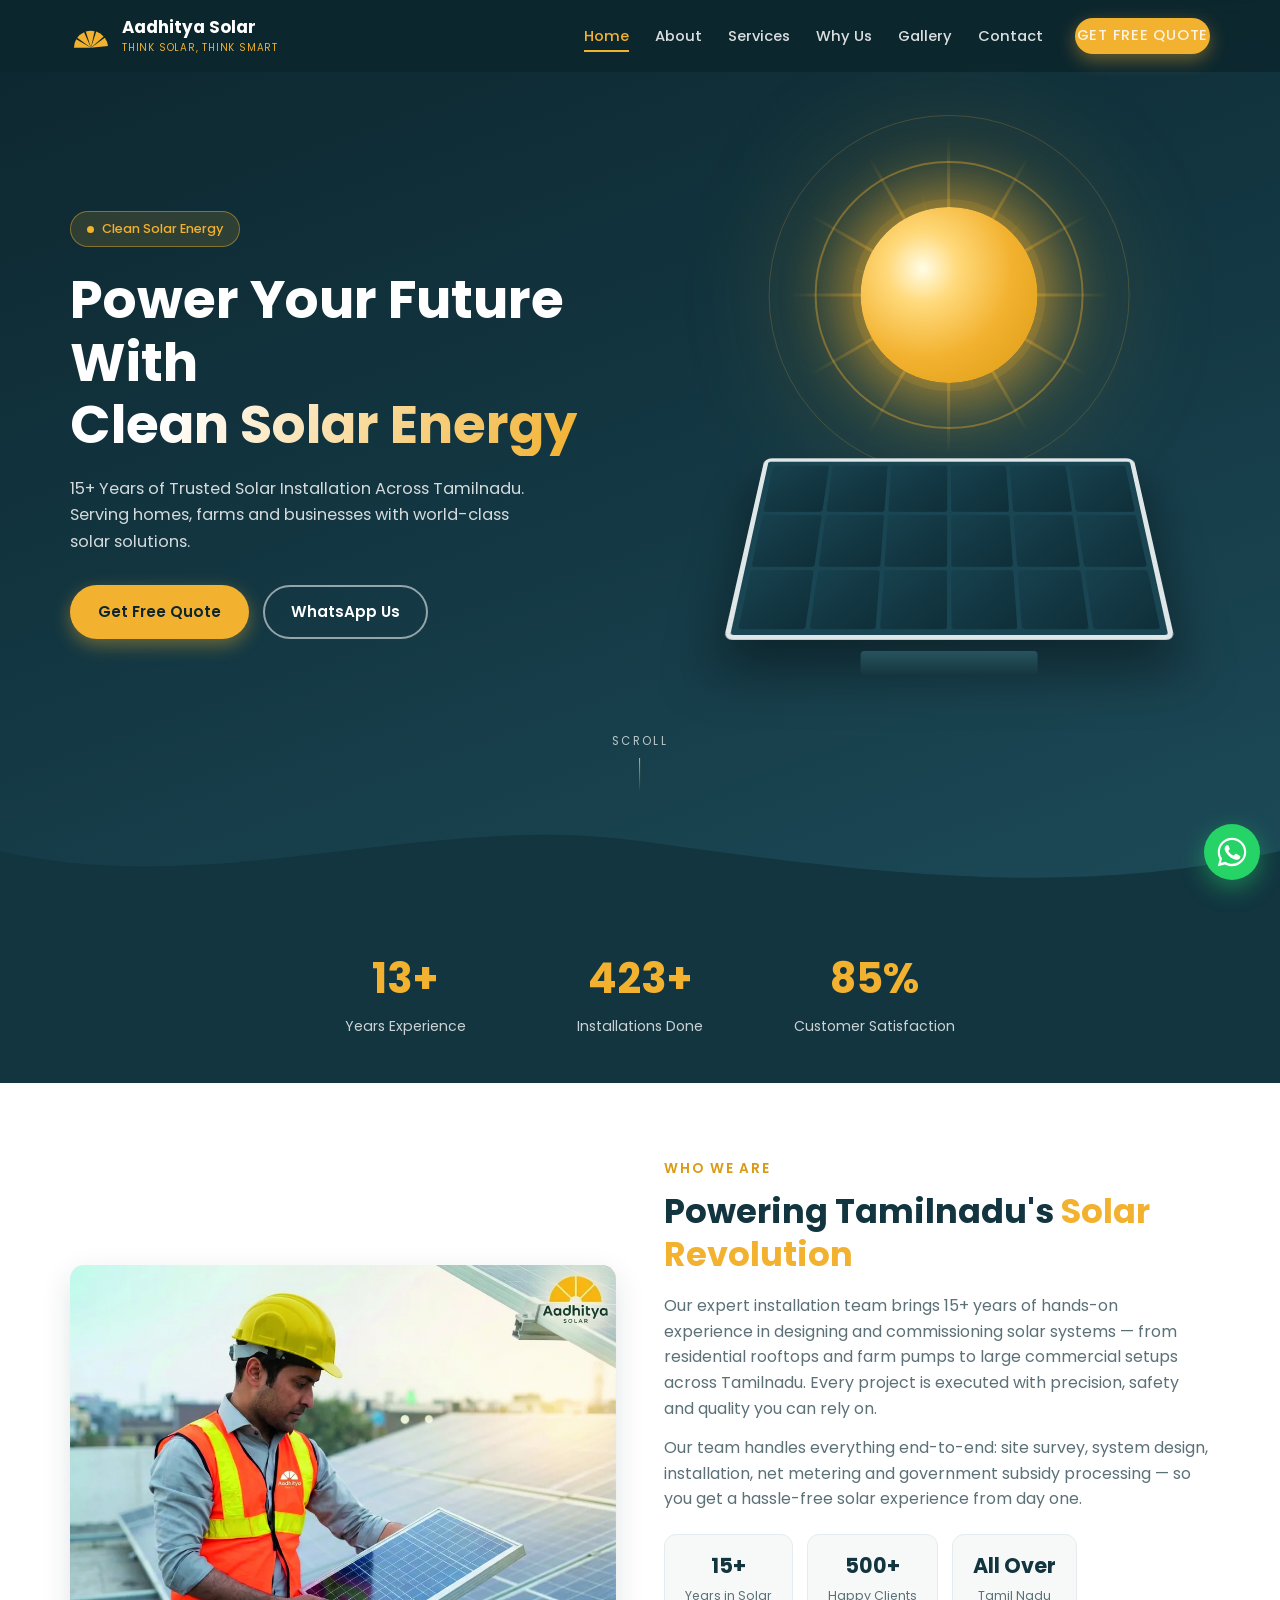
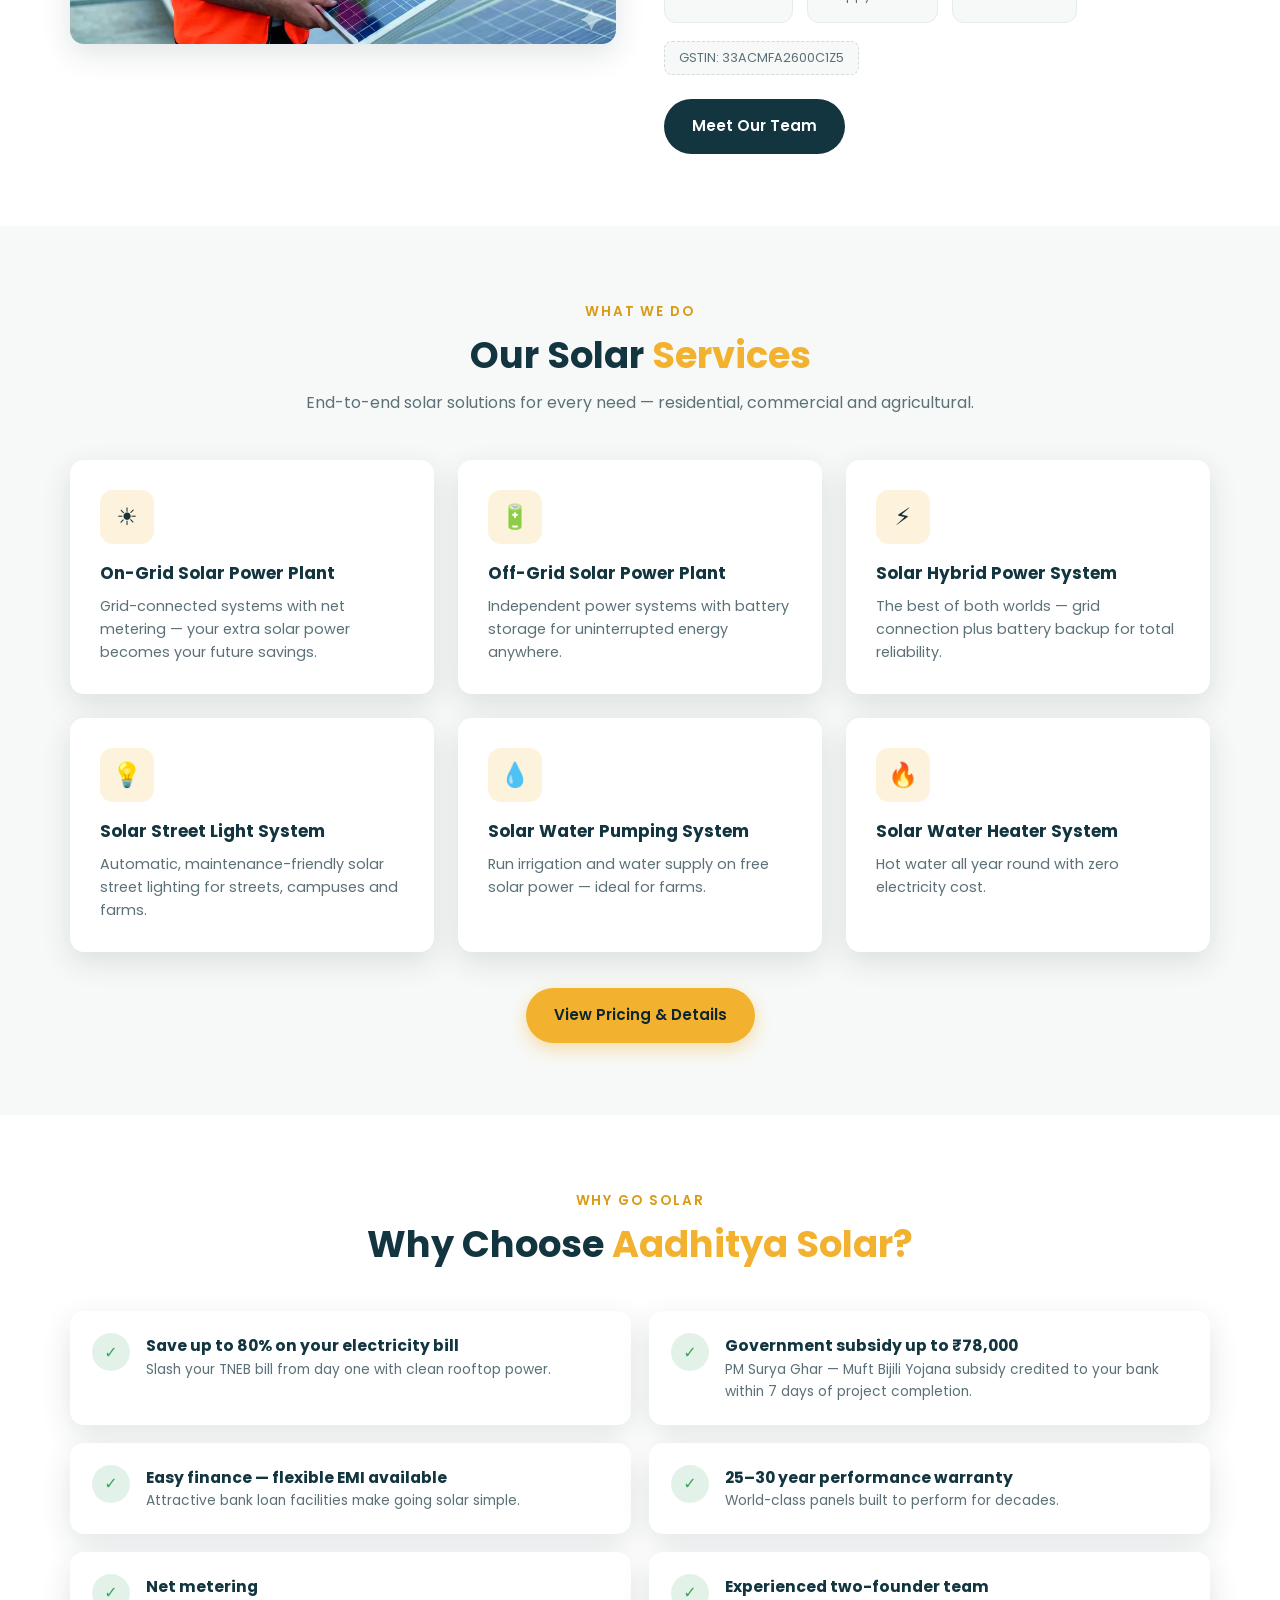
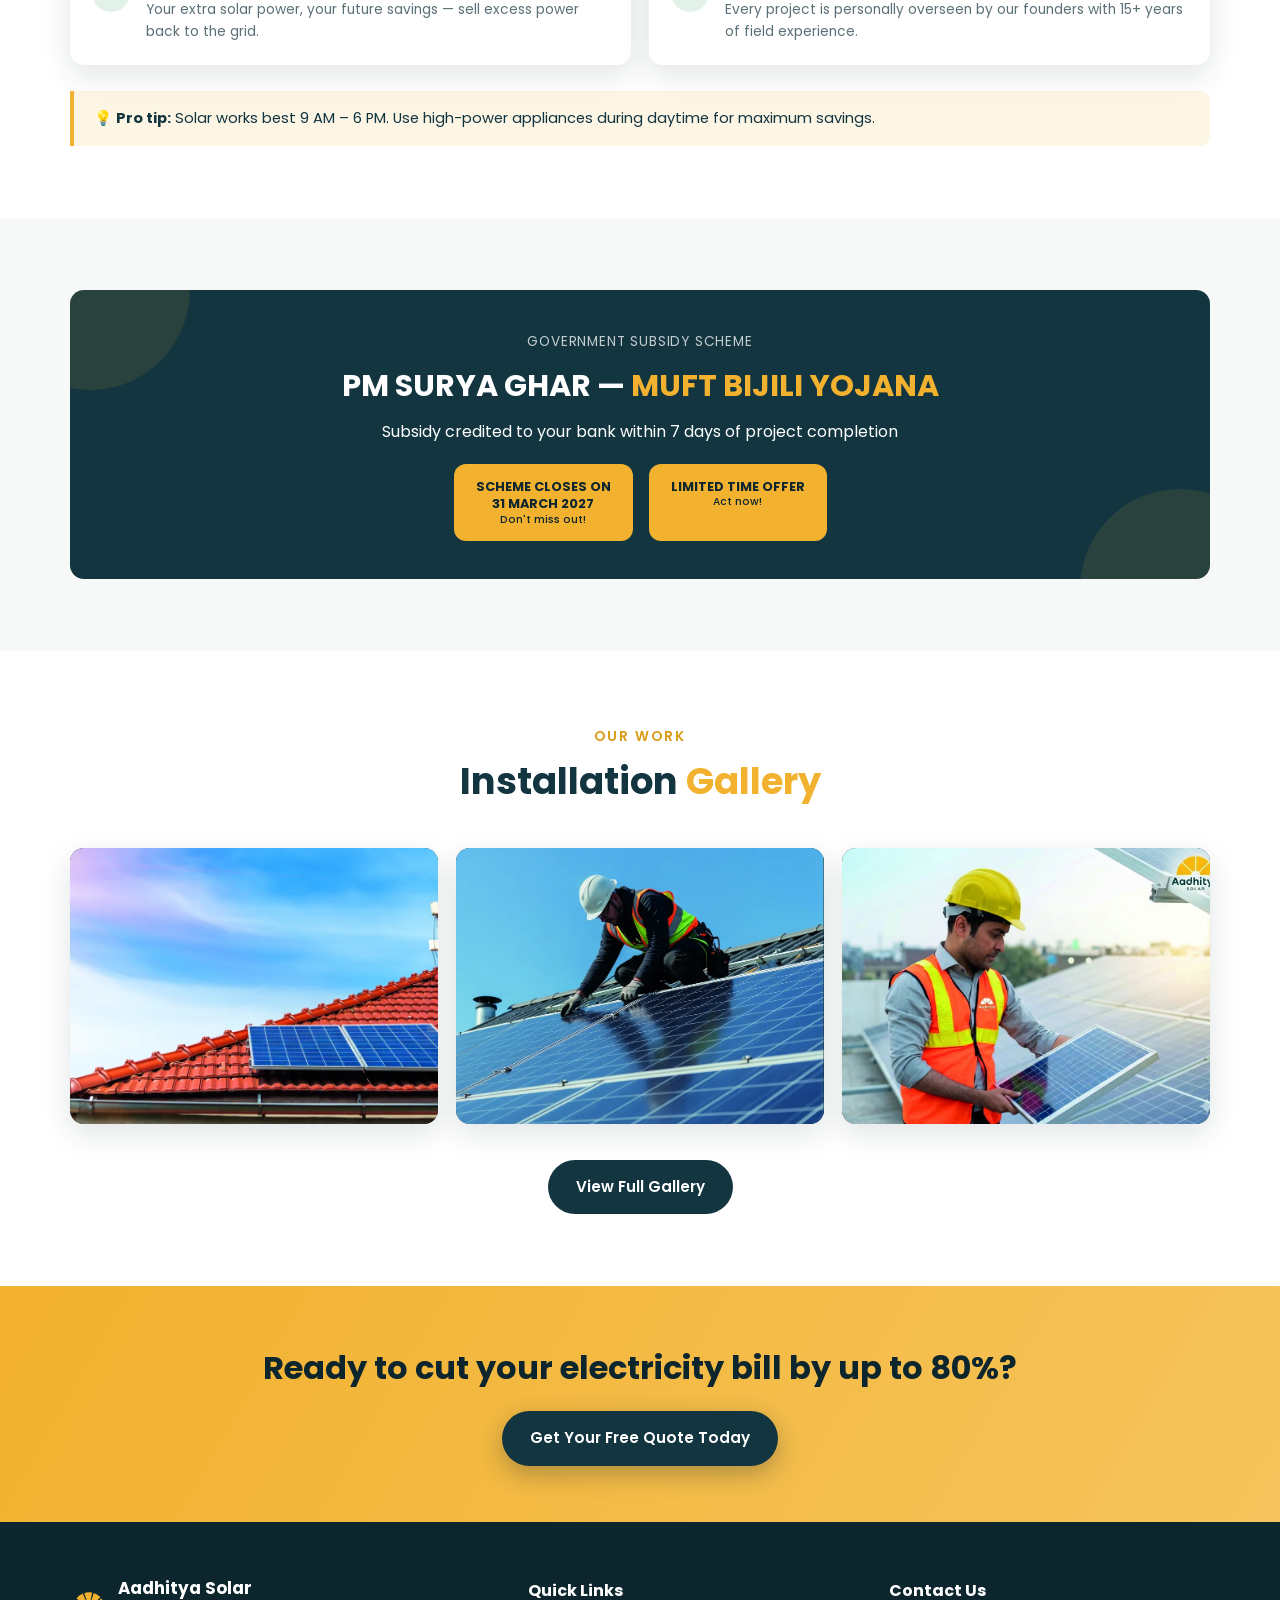
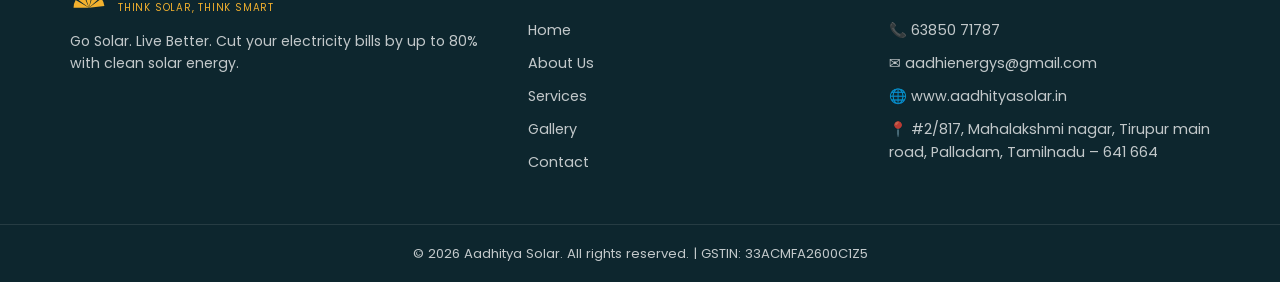
<file: index.html>
<!DOCTYPE html>
<html lang="en">
<head>
<meta charset="UTF-8">
<meta name="viewport" content="width=device-width, initial-scale=1.0">
<title>Aadhitya Solar | Solar Panel Installation in Palladam, Tamilnadu</title>
<meta name="description" content="Aadhitya Solar — 15+ years of trusted solar panel installation for homes, farms and businesses across Tamilnadu. Get free solar quote today!">
<meta name="keywords" content="solar panels Palladam, solar installation Tamilnadu, residential solar, commercial solar, solar water pump, net metering, Aadhitya Solar">
<meta property="og:title" content="Aadhitya Solar | Clean Energy Solutions">
<meta property="og:description" content="Power your future with clean solar energy. 500+ installations across Tamilnadu.">
<meta property="og:type" content="website">
<meta property="og:url" content="https://www.aadhityasolar.in">
<link rel="icon" type="image/svg+xml" href="assets/img/favicon.svg">
<link rel="preconnect" href="https://fonts.googleapis.com">
<link rel="preconnect" href="https://fonts.gstatic.com" crossorigin>
<link href="https://fonts.googleapis.com/css2?family=Poppins:wght@400;500;600;700&display=swap" rel="stylesheet">
<link rel="stylesheet" href="assets/css/style.css">
</head>
<body>

<header class="site-header">
  <div class="container nav">
    <a href="index.html" class="brand" aria-label="Aadhitya Solar home">
      <svg viewBox="0 0 64 40" aria-hidden="true"><g fill="#f2b12e"><path d="M32 38 L6 38 A26 26 0 0 1 9.5 25 Z"/><path d="M32 38 L11 22.7 A26 26 0 0 1 21.4 14.2 Z"/><path d="M32 38 L24 13.3 A26 26 0 0 1 37.4 12.6 Z"/><path d="M32 38 L40 13.3 A26 26 0 0 1 51.3 20.6 Z"/><path d="M32 38 L53 22.7 A26 26 0 0 1 57.9 35.3 Z"/></g></svg>
      <span class="name">Aadhitya Solar<span class="tag">Think Solar, Think Smart</span></span>
    </a>
    <button class="nav-toggle" aria-label="Open menu"><span></span><span></span><span></span></button>
    <ul class="nav-links">
      <li><a href="index.html" class="active">Home</a></li>
      <li><a href="about.html">About</a></li>
      <li><a href="services.html">Services</a></li>
      <li><a href="index.html#why-us">Why Us</a></li>
      <li><a href="gallery.html">Gallery</a></li>
      <li><a href="contact.html">Contact</a></li>
      <li><a href="contact.html#enquiry" class="btn btn-amber nav-cta">Get Free Quote</a></li>
    </ul>
  </div>
</header>

<!-- ================= HERO ================= -->
<section class="hero" id="hero">
  <div class="container hero-inner">
    <div class="hero-text">
      <span class="hero-badge"><span class="dot"></span> Clean Solar Energy</span>
      <h1>Power Your Future With <span class="hero-accent">Clean Solar Energy</span></h1>
      <p class="lead">15+ Years of Trusted Solar Installation Across Tamilnadu. Serving homes, farms and businesses with world-class solar solutions.</p>
      <div class="hero-actions">
        <a href="contact.html#enquiry" class="btn btn-amber">Get Free Quote</a>
        <a href="https://wa.me/916385071787" class="btn btn-ghost" target="_blank" rel="noopener">WhatsApp Us</a>
      </div>
    </div>
    <div class="hero-scene" aria-hidden="true">
      <div class="sun-rays"><span></span><span></span><span></span><span></span><span></span><span></span></div>
      <div class="sun-rays sun-rays-2"><span></span><span></span><span></span></div>
      <div class="sun"></div>
      <div class="beam"></div><div class="beam"></div><div class="beam"></div>
      <div class="spark"></div><div class="spark"></div><div class="spark"></div><div class="spark"></div>
      <div class="panel-board"><i></i><i></i><i></i><i></i><i></i><i></i><i></i><i></i><i></i><i></i><i></i><i></i><i></i><i></i><i></i><i></i><i></i><i></i></div>
      <div class="panel-stand"></div>
    </div>
  </div>
  <div class="scroll-hint">Scroll</div>
  <div class="hero-wave"><svg viewBox="0 0 1440 90" preserveAspectRatio="none"><path d="M0,40 C240,90 480,0 720,30 C960,60 1200,90 1440,40 L1440,90 L0,90 Z" fill="#123540"/></svg></div>
</section>

<!-- ================= STATS ================= -->
<section class="stats">
  <div class="container stats-grid">
    <div class="stat"><div class="num" data-count="15" data-suffix="+">0</div><div class="lbl">Years Experience</div></div>
    <div class="stat"><div class="num" data-count="500" data-suffix="+">0</div><div class="lbl">Installations Done</div></div>
    <div class="stat"><div class="num" data-count="100" data-suffix="%">0</div><div class="lbl">Customer Satisfaction</div></div>
  </div>
</section>

<!-- ================= ABOUT PREVIEW ================= -->
<section class="section" id="about">
  <div class="container grid-2">
    <div class="about-img reveal">
      <img src="assets/img/about-team.webp" alt="Aadhitya Solar technician installing a solar panel" width="1000" height="695" loading="lazy">
    </div>
    <div class="about-copy reveal">
      <span class="eyebrow">Who We Are</span>
      <h2>Powering Tamilnadu's <span class="hl">Solar Revolution</span></h2>
      <p>Our expert installation team brings 15+ years of hands-on experience in designing and commissioning solar systems — from residential rooftops and farm pumps to large commercial setups across Tamilnadu. Every project is executed with precision, safety and quality you can rely on.</p>
      <p>Our team handles everything end-to-end: site survey, system design, installation, net metering and government subsidy processing — so you get a hassle-free solar experience from day one.</p>
      <div class="about-badges">
        <div class="badge-stat"><b>15+</b><span>Years in Solar</span></div>
        <div class="badge-stat"><b>500+</b><span>Happy Clients</span></div>
        <div class="badge-stat"><b>All Over</b><span>Tamil Nadu</span></div>
      </div>
      <span class="gstin">GSTIN: 33ACMFA2600C1Z5</span>
      <div style="margin-top:24px"><a href="about.html" class="btn btn-teal">Meet Our Team</a></div>
    </div>
  </div>
</section>

<!-- ================= SERVICES PREVIEW ================= -->
<section class="section alt" id="services">
  <div class="container">
    <div class="section-head reveal">
      <span class="eyebrow">What We Do</span>
      <h2>Our Solar <span class="hl">Services</span></h2>
      <p>End-to-end solar solutions for every need — residential, commercial and agricultural.</p>
    </div>
    <div class="grid-3">
      <div class="card reveal"><div class="icon">☀️</div><h3>On-Grid Solar Power Plant</h3><p>Grid-connected systems with net metering — your extra solar power becomes your future savings.</p></div>
      <div class="card reveal"><div class="icon">🔋</div><h3>Off-Grid Solar Power Plant</h3><p>Independent power systems with battery storage for uninterrupted energy anywhere.</p></div>
      <div class="card reveal"><div class="icon">⚡</div><h3>Solar Hybrid Power System</h3><p>The best of both worlds — grid connection plus battery backup for total reliability.</p></div>
      <div class="card reveal"><div class="icon">💡</div><h3>Solar Street Light System</h3><p>Automatic, maintenance-friendly solar street lighting for streets, campuses and farms.</p></div>
      <div class="card reveal"><div class="icon">💧</div><h3>Solar Water Pumping System</h3><p>Run irrigation and water supply on free solar power — ideal for farms.</p></div>
      <div class="card reveal"><div class="icon">🔥</div><h3>Solar Water Heater System</h3><p>Hot water all year round with zero electricity cost.</p></div>
    </div>
    <div style="text-align:center;margin-top:36px" class="reveal"><a href="services.html" class="btn btn-amber">View Pricing &amp; Details</a></div>
  </div>
</section>

<!-- ================= WHY US ================= -->
<section class="section" id="why-us">
  <div class="container">
    <div class="section-head reveal">
      <span class="eyebrow">Why Go Solar</span>
      <h2>Why Choose <span class="hl">Aadhitya Solar?</span></h2>
    </div>
    <div class="why-grid">
      <div class="why-item reveal"><div class="tick">✓</div><div><h3>Save up to 80% on your electricity bill</h3><p>Slash your TNEB bill from day one with clean rooftop power.</p></div></div>
      <div class="why-item reveal"><div class="tick">✓</div><div><h3>Government subsidy up to ₹78,000</h3><p>PM Surya Ghar — Muft Bijili Yojana subsidy credited to your bank within 7 days of project completion.</p></div></div>
      <div class="why-item reveal"><div class="tick">✓</div><div><h3>Easy finance — flexible EMI available</h3><p>Attractive bank loan facilities make going solar simple.</p></div></div>
      <div class="why-item reveal"><div class="tick">✓</div><div><h3>25–30 year performance warranty</h3><p>World-class panels built to perform for decades.</p></div></div>
      <div class="why-item reveal"><div class="tick">✓</div><div><h3>Net metering</h3><p>Your extra solar power, your future savings — sell excess power back to the grid.</p></div></div>
      <div class="why-item reveal"><div class="tick">✓</div><div><h3>Experienced two-founder team</h3><p>Every project is personally overseen by our founders with 15+ years of field experience.</p></div></div>
    </div>
    <div class="tip reveal">💡 <strong>Pro tip:</strong> Solar works best 9 AM – 6 PM. Use high-power appliances during daytime for maximum savings.</div>
  </div>
</section>

<!-- ================= SUBSIDY BANNER ================= -->
<section class="section alt">
  <div class="container">
    <div class="subsidy reveal">
      <span class="small">GOVERNMENT SUBSIDY SCHEME</span>
      <h3>PM SURYA GHAR — <span class="hl">MUFT BIJILI YOJANA</span></h3>
      <p>Subsidy credited to your bank within 7 days of project completion</p>
      <div class="hexes">
        <div class="hex">SCHEME CLOSES ON<br>31 MARCH 2027<small>Don't miss out!</small></div>
        <div class="hex">LIMITED TIME OFFER<small>Act now!</small></div>
      </div>
    </div>
  </div>
</section>

<!-- ================= GALLERY PREVIEW ================= -->
<section class="section">
  <div class="container">
    <div class="section-head reveal">
      <span class="eyebrow">Our Work</span>
      <h2>Installation <span class="hl">Gallery</span></h2>
    </div>
    <div class="gallery-grid">
      <div class="g-item reveal"><img src="assets/img/install-rooftop-tile.webp" alt="Residential rooftop solar installation on tiled roof" loading="lazy" width="1280" height="588"><div class="cap">Residential rooftop installation</div></div>
      <div class="g-item reveal"><img src="assets/img/install-engineer.webp" alt="Aadhitya Solar engineer working on rooftop solar array" loading="lazy" width="900" height="1285"><div class="cap">Rooftop array installation</div></div>
      <div class="g-item reveal"><img src="assets/img/install-technician.webp" alt="Technician installing a solar panel" loading="lazy" width="1100" height="764"><div class="cap">Panel installation in progress</div></div>
    </div>
    <div style="text-align:center;margin-top:36px" class="reveal"><a href="gallery.html" class="btn btn-teal">View Full Gallery</a></div>
  </div>
</section>

<!-- ================= CTA ================= -->
<section class="cta-strip">
  <div class="container reveal">
    <h2>Ready to cut your electricity bill by up to 80%?</h2>
    <a href="contact.html#enquiry" class="btn btn-teal">Get Your Free Quote Today</a>
  </div>
</section>

<footer class="site-footer">
  <div class="container footer-grid">
    <div>
      <div class="brand" style="margin-bottom:14px">
        <svg viewBox="0 0 64 40" aria-hidden="true" style="width:38px;height:38px"><g fill="#f2b12e"><path d="M32 38 L6 38 A26 26 0 0 1 9.5 25 Z"/><path d="M32 38 L11 22.7 A26 26 0 0 1 21.4 14.2 Z"/><path d="M32 38 L24 13.3 A26 26 0 0 1 37.4 12.6 Z"/><path d="M32 38 L40 13.3 A26 26 0 0 1 51.3 20.6 Z"/><path d="M32 38 L53 22.7 A26 26 0 0 1 57.9 35.3 Z"/></g></svg>
        <span class="name" style="color:#fff">Aadhitya Solar<span class="tag">Think Solar, Think Smart</span></span>
      </div>
      <p style="font-size:.88rem">Go Solar. Live Better. Cut your electricity bills by up to 80% with clean solar energy.</p>
    </div>
    <div>
      <h4>Quick Links</h4>
      <ul>
        <li><a href="index.html">Home</a></li>
        <li><a href="about.html">About Us</a></li>
        <li><a href="services.html">Services</a></li>
        <li><a href="gallery.html">Gallery</a></li>
        <li><a href="contact.html">Contact</a></li>
      </ul>
    </div>
    <div>
      <h4>Contact Us</h4>
      <ul>
        <li>📞 <a href="tel:+916385071787">63850 71787</a></li>
        <li>✉️ <a href="mailto:aadhienergys@gmail.com">aadhienergys@gmail.com</a></li>
        <li>🌐 <a href="https://www.aadhityasolar.in">www.aadhityasolar.in</a></li>
        <li>📍 #2/817, Mahalakshmi nagar, Tirupur main road, Palladam, Tamilnadu – 641&nbsp;664</li>
      </ul>
    </div>
  </div>
  <div class="footer-bottom">© 2026 Aadhitya Solar. All rights reserved. | GSTIN: 33ACMFA2600C1Z5</div>
</footer>

<a class="wa-float" href="https://wa.me/916385071787" target="_blank" rel="noopener" aria-label="Chat on WhatsApp">
  <svg viewBox="0 0 32 32"><path d="M16 .8C7.6.8.8 7.6.8 16c0 2.7.7 5.3 2 7.6L.8 31.2l7.8-2c2.2 1.2 4.7 1.9 7.4 1.9 8.4 0 15.2-6.8 15.2-15.2S24.4.8 16 .8zm0 27.7c-2.4 0-4.7-.7-6.7-1.9l-.5-.3-4.6 1.2 1.2-4.5-.3-.5c-1.3-2-2-4.4-2-6.8C3.1 8.9 8.9 3.1 16 3.1S28.9 8.9 28.9 16 23.1 28.5 16 28.5zm7-9.4c-.4-.2-2.3-1.1-2.6-1.2-.4-.1-.6-.2-.9.2-.3.4-1 1.2-1.2 1.5-.2.3-.4.3-.8.1-.4-.2-1.6-.6-3.1-1.9-1.1-1-1.9-2.2-2.1-2.6-.2-.4 0-.6.2-.8.2-.2.4-.4.6-.7.2-.2.3-.4.4-.7.1-.3.1-.5 0-.7-.1-.2-.9-2.1-1.2-2.9-.3-.8-.6-.7-.9-.7h-.8c-.3 0-.7.1-1.1.5-.4.4-1.4 1.4-1.4 3.4s1.5 3.9 1.7 4.2c.2.3 2.9 4.5 7.1 6.3 1 .4 1.8.7 2.4.9 1 .3 1.9.3 2.6.2.8-.1 2.3-1 2.7-1.9.3-.9.3-1.7.2-1.9-.1-.2-.3-.3-.7-.5z"/></svg>
</a>

<script src="assets/js/main.js" defer></script>
</body>
</html>
</file>
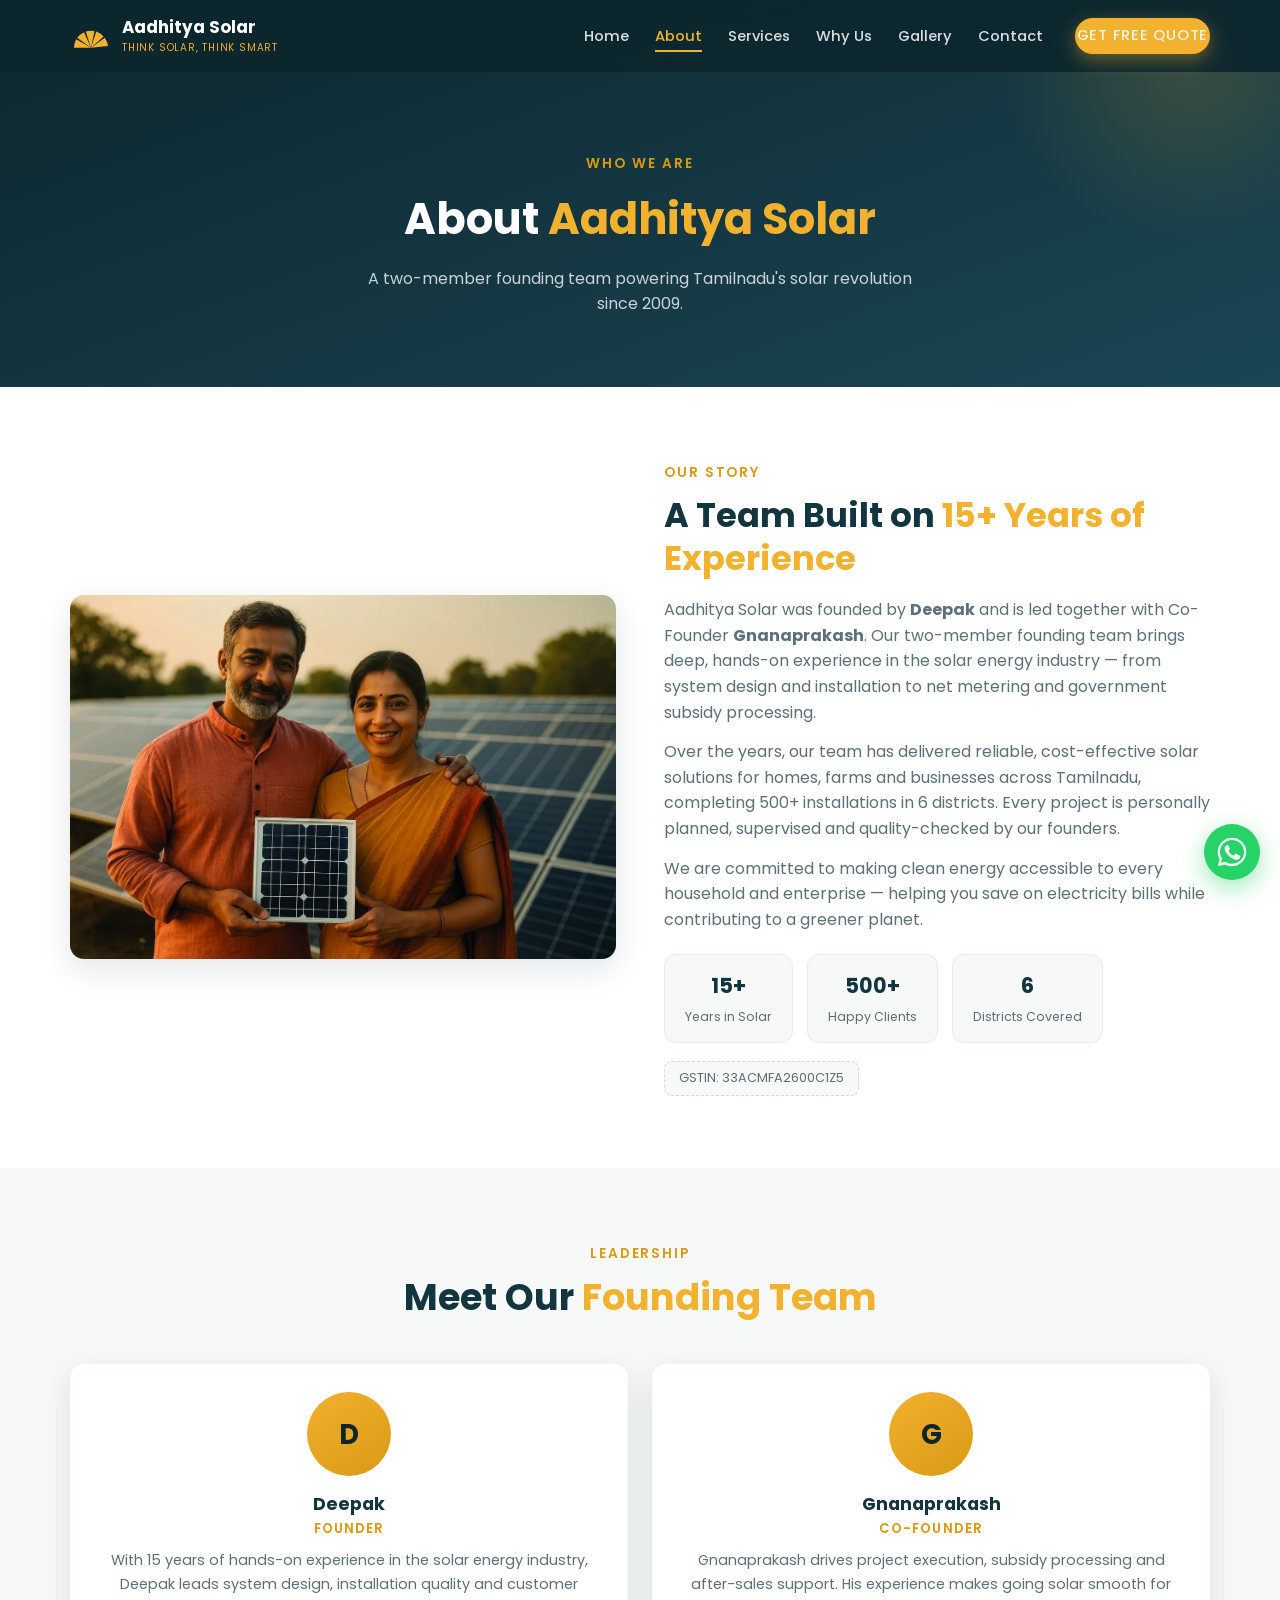
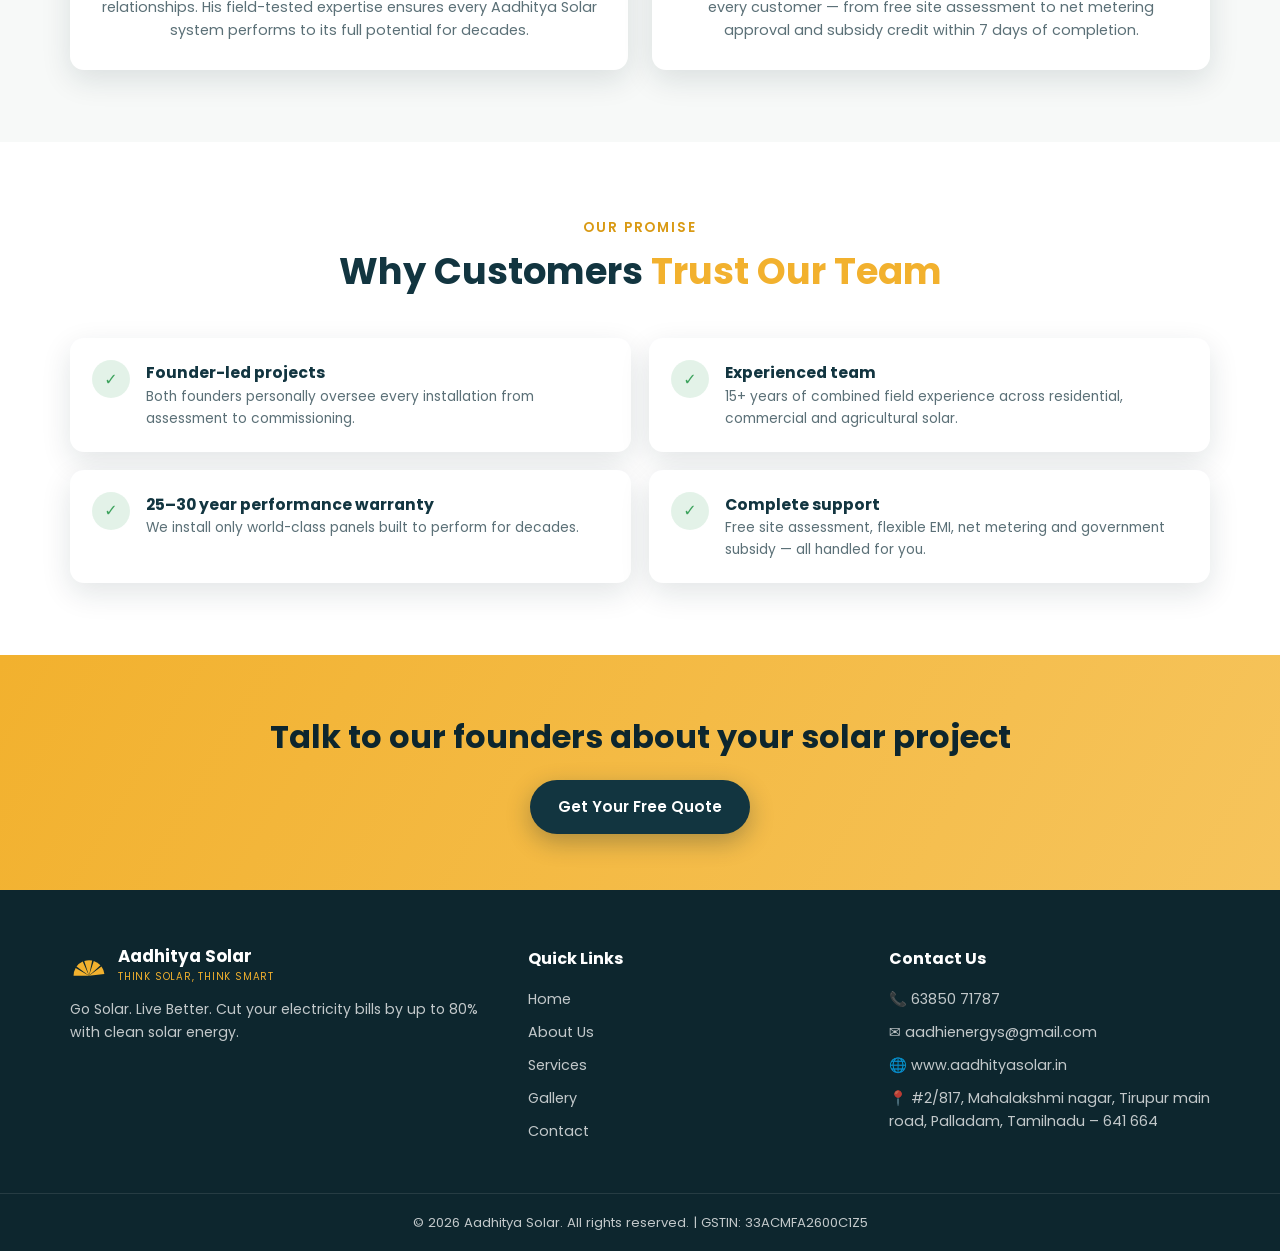
<file: about.html>
<!DOCTYPE html>
<html lang="en">
<head>
<meta charset="UTF-8">
<meta name="viewport" content="width=device-width, initial-scale=1.0">
<title>About Us | Aadhitya Solar — Palladam, Tamilnadu</title>
<meta name="description" content="Meet the founding team of Aadhitya Solar — Founder Deepak and Co-Founder Gnanaprakash. A team with 15+ years of experience delivering solar solutions across Tamilnadu.">
<link rel="icon" type="image/svg+xml" href="assets/img/favicon.svg">
<link rel="preconnect" href="https://fonts.googleapis.com">
<link rel="preconnect" href="https://fonts.gstatic.com" crossorigin>
<link href="https://fonts.googleapis.com/css2?family=Poppins:wght@400;500;600;700&display=swap" rel="stylesheet">
<link rel="stylesheet" href="assets/css/style.css">
</head>
<body>

<header class="site-header">
  <div class="container nav">
    <a href="index.html" class="brand" aria-label="Aadhitya Solar home">
      <svg viewBox="0 0 64 40" aria-hidden="true"><g fill="#f2b12e"><path d="M32 38 L6 38 A26 26 0 0 1 9.5 25 Z"/><path d="M32 38 L11 22.7 A26 26 0 0 1 21.4 14.2 Z"/><path d="M32 38 L24 13.3 A26 26 0 0 1 37.4 12.6 Z"/><path d="M32 38 L40 13.3 A26 26 0 0 1 51.3 20.6 Z"/><path d="M32 38 L53 22.7 A26 26 0 0 1 57.9 35.3 Z"/></g></svg>
      <span class="name">Aadhitya Solar<span class="tag">Think Solar, Think Smart</span></span>
    </a>
    <button class="nav-toggle" aria-label="Open menu"><span></span><span></span><span></span></button>
    <ul class="nav-links">
      <li><a href="index.html">Home</a></li>
      <li><a href="about.html" class="active">About</a></li>
      <li><a href="services.html">Services</a></li>
      <li><a href="index.html#why-us">Why Us</a></li>
      <li><a href="gallery.html">Gallery</a></li>
      <li><a href="contact.html">Contact</a></li>
      <li><a href="contact.html#enquiry" class="btn btn-amber nav-cta">Get Free Quote</a></li>
    </ul>
  </div>
</header>

<section class="page-hero">
  <div class="container">
    <span class="eyebrow">Who We Are</span>
    <h1>About <span class="hl">Aadhitya Solar</span></h1>
    <p>A two-member founding team powering Tamilnadu's solar revolution since 2009.</p>
  </div>
</section>

<section class="section">
  <div class="container grid-2">
    <div class="about-img reveal">
      <img src="assets/img/install-solarfarm.webp" alt="Happy customers at a solar installation by Aadhitya Solar" width="1280" height="853" loading="lazy">
    </div>
    <div class="about-copy reveal">
      <span class="eyebrow">Our Story</span>
      <h2>A Team Built on <span class="hl">15+ Years of Experience</span></h2>
      <p>Aadhitya Solar was founded by <strong>Deepak</strong> and is led together with Co-Founder <strong>Gnanaprakash</strong>. Our two-member founding team brings deep, hands-on experience in the solar energy industry — from system design and installation to net metering and government subsidy processing.</p>
      <p>Over the years, our team has delivered reliable, cost-effective solar solutions for homes, farms and businesses across Tamilnadu, completing 500+ installations in 6 districts. Every project is personally planned, supervised and quality-checked by our founders.</p>
      <p>We are committed to making clean energy accessible to every household and enterprise — helping you save on electricity bills while contributing to a greener planet.</p>
      <div class="about-badges">
        <div class="badge-stat"><b>15+</b><span>Years in Solar</span></div>
        <div class="badge-stat"><b>500+</b><span>Happy Clients</span></div>
        <div class="badge-stat"><b>6</b><span>Districts Covered</span></div>
      </div>
      <span class="gstin">GSTIN: 33ACMFA2600C1Z5</span>
    </div>
  </div>
</section>

<section class="section alt">
  <div class="container">
    <div class="section-head reveal">
      <span class="eyebrow">Leadership</span>
      <h2>Meet Our <span class="hl">Founding Team</span></h2>
    </div>
    <div class="founders">
      <div class="founder reveal">
        <div class="avatar">D</div>
        <h3>Deepak</h3>
        <div class="role">Founder</div>
        <p>With 15 years of hands-on experience in the solar energy industry, Deepak leads system design, installation quality and customer relationships. His field-tested expertise ensures every Aadhitya Solar system performs to its full potential for decades.</p>
      </div>
      <div class="founder reveal">
        <div class="avatar">G</div>
        <h3>Gnanaprakash</h3>
        <div class="role">Co-Founder</div>
        <p>Gnanaprakash drives project execution, subsidy processing and after-sales support. His experience makes going solar smooth for every customer — from free site assessment to net metering approval and subsidy credit within 7 days of completion.</p>
      </div>
    </div>
  </div>
</section>

<section class="section">
  <div class="container">
    <div class="section-head reveal">
      <span class="eyebrow">Our Promise</span>
      <h2>Why Customers <span class="hl">Trust Our Team</span></h2>
    </div>
    <div class="why-grid">
      <div class="why-item reveal"><div class="tick">✓</div><div><h3>Founder-led projects</h3><p>Both founders personally oversee every installation from assessment to commissioning.</p></div></div>
      <div class="why-item reveal"><div class="tick">✓</div><div><h3>Experienced team</h3><p>15+ years of combined field experience across residential, commercial and agricultural solar.</p></div></div>
      <div class="why-item reveal"><div class="tick">✓</div><div><h3>25–30 year performance warranty</h3><p>We install only world-class panels built to perform for decades.</p></div></div>
      <div class="why-item reveal"><div class="tick">✓</div><div><h3>Complete support</h3><p>Free site assessment, flexible EMI, net metering and government subsidy — all handled for you.</p></div></div>
    </div>
  </div>
</section>

<section class="cta-strip">
  <div class="container reveal">
    <h2>Talk to our founders about your solar project</h2>
    <a href="contact.html#enquiry" class="btn btn-teal">Get Your Free Quote</a>
  </div>
</section>

<footer class="site-footer">
  <div class="container footer-grid">
    <div>
      <div class="brand" style="margin-bottom:14px">
        <svg viewBox="0 0 64 40" aria-hidden="true" style="width:38px;height:38px"><g fill="#f2b12e"><path d="M32 38 L6 38 A26 26 0 0 1 9.5 25 Z"/><path d="M32 38 L11 22.7 A26 26 0 0 1 21.4 14.2 Z"/><path d="M32 38 L24 13.3 A26 26 0 0 1 37.4 12.6 Z"/><path d="M32 38 L40 13.3 A26 26 0 0 1 51.3 20.6 Z"/><path d="M32 38 L53 22.7 A26 26 0 0 1 57.9 35.3 Z"/></g></svg>
        <span class="name" style="color:#fff">Aadhitya Solar<span class="tag">Think Solar, Think Smart</span></span>
      </div>
      <p style="font-size:.88rem">Go Solar. Live Better. Cut your electricity bills by up to 80% with clean solar energy.</p>
    </div>
    <div>
      <h4>Quick Links</h4>
      <ul>
        <li><a href="index.html">Home</a></li>
        <li><a href="about.html">About Us</a></li>
        <li><a href="services.html">Services</a></li>
        <li><a href="gallery.html">Gallery</a></li>
        <li><a href="contact.html">Contact</a></li>
      </ul>
    </div>
    <div>
      <h4>Contact Us</h4>
      <ul>
        <li>📞 <a href="tel:+916385071787">63850 71787</a></li>
        <li>✉️ <a href="mailto:aadhienergys@gmail.com">aadhienergys@gmail.com</a></li>
        <li>🌐 <a href="https://www.aadhityasolar.in">www.aadhityasolar.in</a></li>
        <li>📍 #2/817, Mahalakshmi nagar, Tirupur main road, Palladam, Tamilnadu – 641&nbsp;664</li>
      </ul>
    </div>
  </div>
  <div class="footer-bottom">© 2026 Aadhitya Solar. All rights reserved. | GSTIN: 33ACMFA2600C1Z5</div>
</footer>

<a class="wa-float" href="https://wa.me/916385071787" target="_blank" rel="noopener" aria-label="Chat on WhatsApp">
  <svg viewBox="0 0 32 32"><path d="M16 .8C7.6.8.8 7.6.8 16c0 2.7.7 5.3 2 7.6L.8 31.2l7.8-2c2.2 1.2 4.7 1.9 7.4 1.9 8.4 0 15.2-6.8 15.2-15.2S24.4.8 16 .8zm0 27.7c-2.4 0-4.7-.7-6.7-1.9l-.5-.3-4.6 1.2 1.2-4.5-.3-.5c-1.3-2-2-4.4-2-6.8C3.1 8.9 8.9 3.1 16 3.1S28.9 8.9 28.9 16 23.1 28.5 16 28.5zm7-9.4c-.4-.2-2.3-1.1-2.6-1.2-.4-.1-.6-.2-.9.2-.3.4-1 1.2-1.2 1.5-.2.3-.4.3-.8.1-.4-.2-1.6-.6-3.1-1.9-1.1-1-1.9-2.2-2.1-2.6-.2-.4 0-.6.2-.8.2-.2.4-.4.6-.7.2-.2.3-.4.4-.7.1-.3.1-.5 0-.7-.1-.2-.9-2.1-1.2-2.9-.3-.8-.6-.7-.9-.7h-.8c-.3 0-.7.1-1.1.5-.4.4-1.4 1.4-1.4 3.4s1.5 3.9 1.7 4.2c.2.3 2.9 4.5 7.1 6.3 1 .4 1.8.7 2.4.9 1 .3 1.9.3 2.6.2.8-.1 2.3-1 2.7-1.9.3-.9.3-1.7.2-1.9-.1-.2-.3-.3-.7-.5z"/></svg>
</a>

<script src="assets/js/main.js" defer></script>
</body>
</html>
</file>
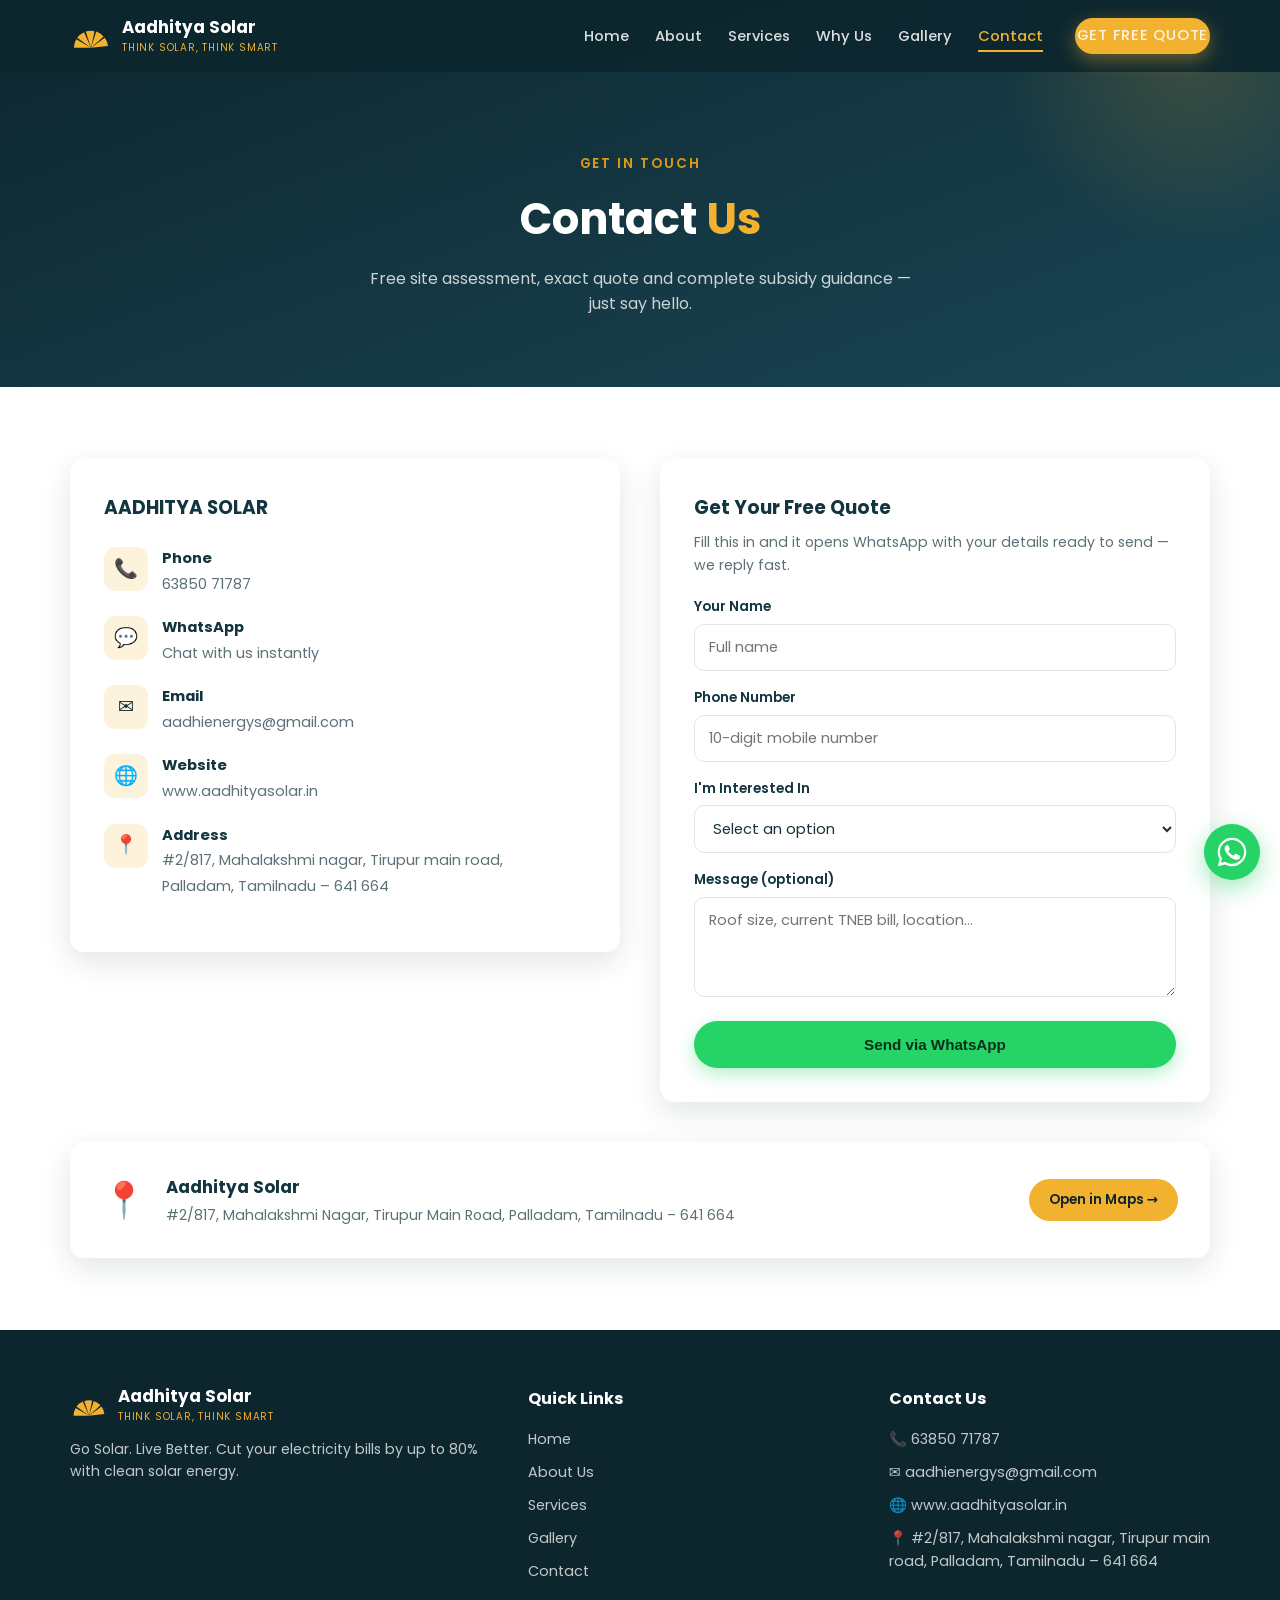
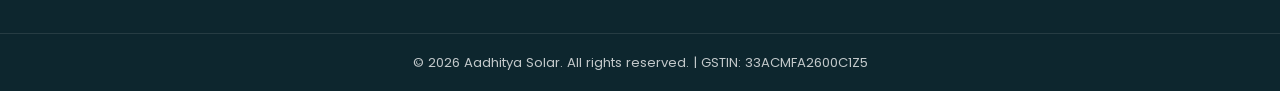
<file: contact.html>
<!DOCTYPE html>
<html lang="en">
<head>
<meta charset="UTF-8">
<meta name="viewport" content="width=device-width, initial-scale=1.0">
<title>Contact Us &amp; Free Quote | Aadhitya Solar — Palladam, Tamilnadu</title>
<meta name="description" content="Contact Aadhitya Solar for a free site assessment and solar quote. Phone 63850 71787 | Palladam, Tamilnadu.">
<link rel="icon" type="image/svg+xml" href="assets/img/favicon.svg">
<link rel="preconnect" href="https://fonts.googleapis.com">
<link rel="preconnect" href="https://fonts.gstatic.com" crossorigin>
<link href="https://fonts.googleapis.com/css2?family=Poppins:wght@400;500;600;700&display=swap" rel="stylesheet">
<link rel="stylesheet" href="assets/css/style.css">
</head>
<body>

<header class="site-header">
  <div class="container nav">
    <a href="index.html" class="brand" aria-label="Aadhitya Solar home">
      <svg viewBox="0 0 64 40" aria-hidden="true"><g fill="#f2b12e"><path d="M32 38 L6 38 A26 26 0 0 1 9.5 25 Z"/><path d="M32 38 L11 22.7 A26 26 0 0 1 21.4 14.2 Z"/><path d="M32 38 L24 13.3 A26 26 0 0 1 37.4 12.6 Z"/><path d="M32 38 L40 13.3 A26 26 0 0 1 51.3 20.6 Z"/><path d="M32 38 L53 22.7 A26 26 0 0 1 57.9 35.3 Z"/></g></svg>
      <span class="name">Aadhitya Solar<span class="tag">Think Solar, Think Smart</span></span>
    </a>
    <button class="nav-toggle" aria-label="Open menu"><span></span><span></span><span></span></button>
    <ul class="nav-links">
      <li><a href="index.html">Home</a></li>
      <li><a href="about.html">About</a></li>
      <li><a href="services.html">Services</a></li>
      <li><a href="index.html#why-us">Why Us</a></li>
      <li><a href="gallery.html">Gallery</a></li>
      <li><a href="contact.html" class="active">Contact</a></li>
      <li><a href="#enquiry" class="btn btn-amber nav-cta">Get Free Quote</a></li>
    </ul>
  </div>
</header>

<section class="page-hero">
  <div class="container">
    <span class="eyebrow">Get In Touch</span>
    <h1>Contact <span class="hl">Us</span></h1>
    <p>Free site assessment, exact quote and complete subsidy guidance — just say hello.</p>
  </div>
</section>

<section class="section" id="enquiry">
  <div class="container contact-grid">
    <div class="contact-card reveal">
      <h3 style="color:var(--teal-800);margin-bottom:24px">AADHITYA SOLAR</h3>
      <div class="contact-line"><div class="ic">📞</div><div><b>Phone</b><a href="tel:+916385071787">63850 71787</a></div></div>
      <div class="contact-line"><div class="ic">💬</div><div><b>WhatsApp</b><a href="https://wa.me/916385071787" target="_blank" rel="noopener">Chat with us instantly</a></div></div>
      <div class="contact-line"><div class="ic">✉️</div><div><b>Email</b><a href="mailto:aadhienergys@gmail.com">aadhienergys@gmail.com</a></div></div>
      <div class="contact-line"><div class="ic">🌐</div><div><b>Website</b><a href="https://www.aadhityasolar.in">www.aadhityasolar.in</a></div></div>
      <div class="contact-line"><div class="ic">📍</div><div><b>Address</b><span>#2/817, Mahalakshmi nagar, Tirupur main road,<br>Palladam, Tamilnadu – 641 664</span></div></div>
    </div>
    <div class="contact-card reveal">
      <h3 style="color:var(--teal-800);margin-bottom:8px">Get Your Free Quote</h3>
      <p style="font-size:.88rem;color:var(--muted);margin-bottom:20px">Fill this in and it opens WhatsApp with your details ready to send — we reply fast.</p>
      <form id="enquiry-form">
        <div class="field"><label for="f-name">Your Name</label><input id="f-name" name="name" type="text" required placeholder="Full name"></div>
        <div class="field"><label for="f-phone">Phone Number</label><input id="f-phone" name="phone" type="tel" required placeholder="10-digit mobile number"></div>
        <div class="field"><label for="f-interest">I'm Interested In</label>
          <select id="f-interest" name="interest" required>
            <option value="">Select an option</option>
            <option>Residential Solar (Home)</option>
            <option>Commercial Solar (Business)</option>
            <option>Solar Hybrid Power System</option>
            <option>Solar Street Light System</option>
            <option>Solar Water Pumping System</option>
            <option>Solar Water Heater System</option>
            <option>EV Charging Point</option>
          </select>
        </div>
        <div class="field"><label for="f-msg">Message (optional)</label><textarea id="f-msg" name="message" placeholder="Roof size, current TNEB bill, location..."></textarea></div>
        <button type="submit" class="btn btn-whatsapp" style="width:100%;justify-content:center">Send via WhatsApp</button>
      </form>
    </div>
  </div>
  <div class="container">
    <a class="map-link reveal" href="https://maps.app.goo.gl/rbxDkWdDnWCZn7Ht9?g_st=iw" target="_blank" rel="noopener" aria-label="Open Aadhitya Solar location in Google Maps">
      <div class="map-link-inner">
        <div class="map-pin-icon">📍</div>
        <div class="map-link-text">
          <span class="map-link-title">Aadhitya Solar</span>
          <span class="map-link-addr">#2/817, Mahalakshmi Nagar, Tirupur Main Road, Palladam, Tamilnadu – 641 664</span>
        </div>
        <span class="map-link-btn">Open in Maps →</span>
      </div>
    </a>
  </div>
</section>

<footer class="site-footer">
  <div class="container footer-grid">
    <div>
      <div class="brand" style="margin-bottom:14px">
        <svg viewBox="0 0 64 40" aria-hidden="true" style="width:38px;height:38px"><g fill="#f2b12e"><path d="M32 38 L6 38 A26 26 0 0 1 9.5 25 Z"/><path d="M32 38 L11 22.7 A26 26 0 0 1 21.4 14.2 Z"/><path d="M32 38 L24 13.3 A26 26 0 0 1 37.4 12.6 Z"/><path d="M32 38 L40 13.3 A26 26 0 0 1 51.3 20.6 Z"/><path d="M32 38 L53 22.7 A26 26 0 0 1 57.9 35.3 Z"/></g></svg>
        <span class="name" style="color:#fff">Aadhitya Solar<span class="tag">Think Solar, Think Smart</span></span>
      </div>
      <p style="font-size:.88rem">Go Solar. Live Better. Cut your electricity bills by up to 80% with clean solar energy.</p>
    </div>
    <div>
      <h4>Quick Links</h4>
      <ul>
        <li><a href="index.html">Home</a></li>
        <li><a href="about.html">About Us</a></li>
        <li><a href="services.html">Services</a></li>
        <li><a href="gallery.html">Gallery</a></li>
        <li><a href="contact.html">Contact</a></li>
      </ul>
    </div>
    <div>
      <h4>Contact Us</h4>
      <ul>
        <li>📞 <a href="tel:+916385071787">63850 71787</a></li>
        <li>✉️ <a href="mailto:aadhienergys@gmail.com">aadhienergys@gmail.com</a></li>
        <li>🌐 <a href="https://www.aadhityasolar.in">www.aadhityasolar.in</a></li>
        <li>📍 #2/817, Mahalakshmi nagar, Tirupur main road, Palladam, Tamilnadu – 641&nbsp;664</li>
      </ul>
    </div>
  </div>
  <div class="footer-bottom">© 2026 Aadhitya Solar. All rights reserved. | GSTIN: 33ACMFA2600C1Z5</div>
</footer>

<a class="wa-float" href="https://wa.me/916385071787" target="_blank" rel="noopener" aria-label="Chat on WhatsApp">
  <svg viewBox="0 0 32 32"><path d="M16 .8C7.6.8.8 7.6.8 16c0 2.7.7 5.3 2 7.6L.8 31.2l7.8-2c2.2 1.2 4.7 1.9 7.4 1.9 8.4 0 15.2-6.8 15.2-15.2S24.4.8 16 .8zm0 27.7c-2.4 0-4.7-.7-6.7-1.9l-.5-.3-4.6 1.2 1.2-4.5-.3-.5c-1.3-2-2-4.4-2-6.8C3.1 8.9 8.9 3.1 16 3.1S28.9 8.9 28.9 16 23.1 28.5 16 28.5zm7-9.4c-.4-.2-2.3-1.1-2.6-1.2-.4-.1-.6-.2-.9.2-.3.4-1 1.2-1.2 1.5-.2.3-.4.3-.8.1-.4-.2-1.6-.6-3.1-1.9-1.1-1-1.9-2.2-2.1-2.6-.2-.4 0-.6.2-.8.2-.2.4-.4.6-.7.2-.2.3-.4.4-.7.1-.3.1-.5 0-.7-.1-.2-.9-2.1-1.2-2.9-.3-.8-.6-.7-.9-.7h-.8c-.3 0-.7.1-1.1.5-.4.4-1.4 1.4-1.4 3.4s1.5 3.9 1.7 4.2c.2.3 2.9 4.5 7.1 6.3 1 .4 1.8.7 2.4.9 1 .3 1.9.3 2.6.2.8-.1 2.3-1 2.7-1.9.3-.9.3-1.7.2-1.9-.1-.2-.3-.3-.7-.5z"/></svg>
</a>

<script src="assets/js/main.js" defer></script>
</body>
</html>
</file>
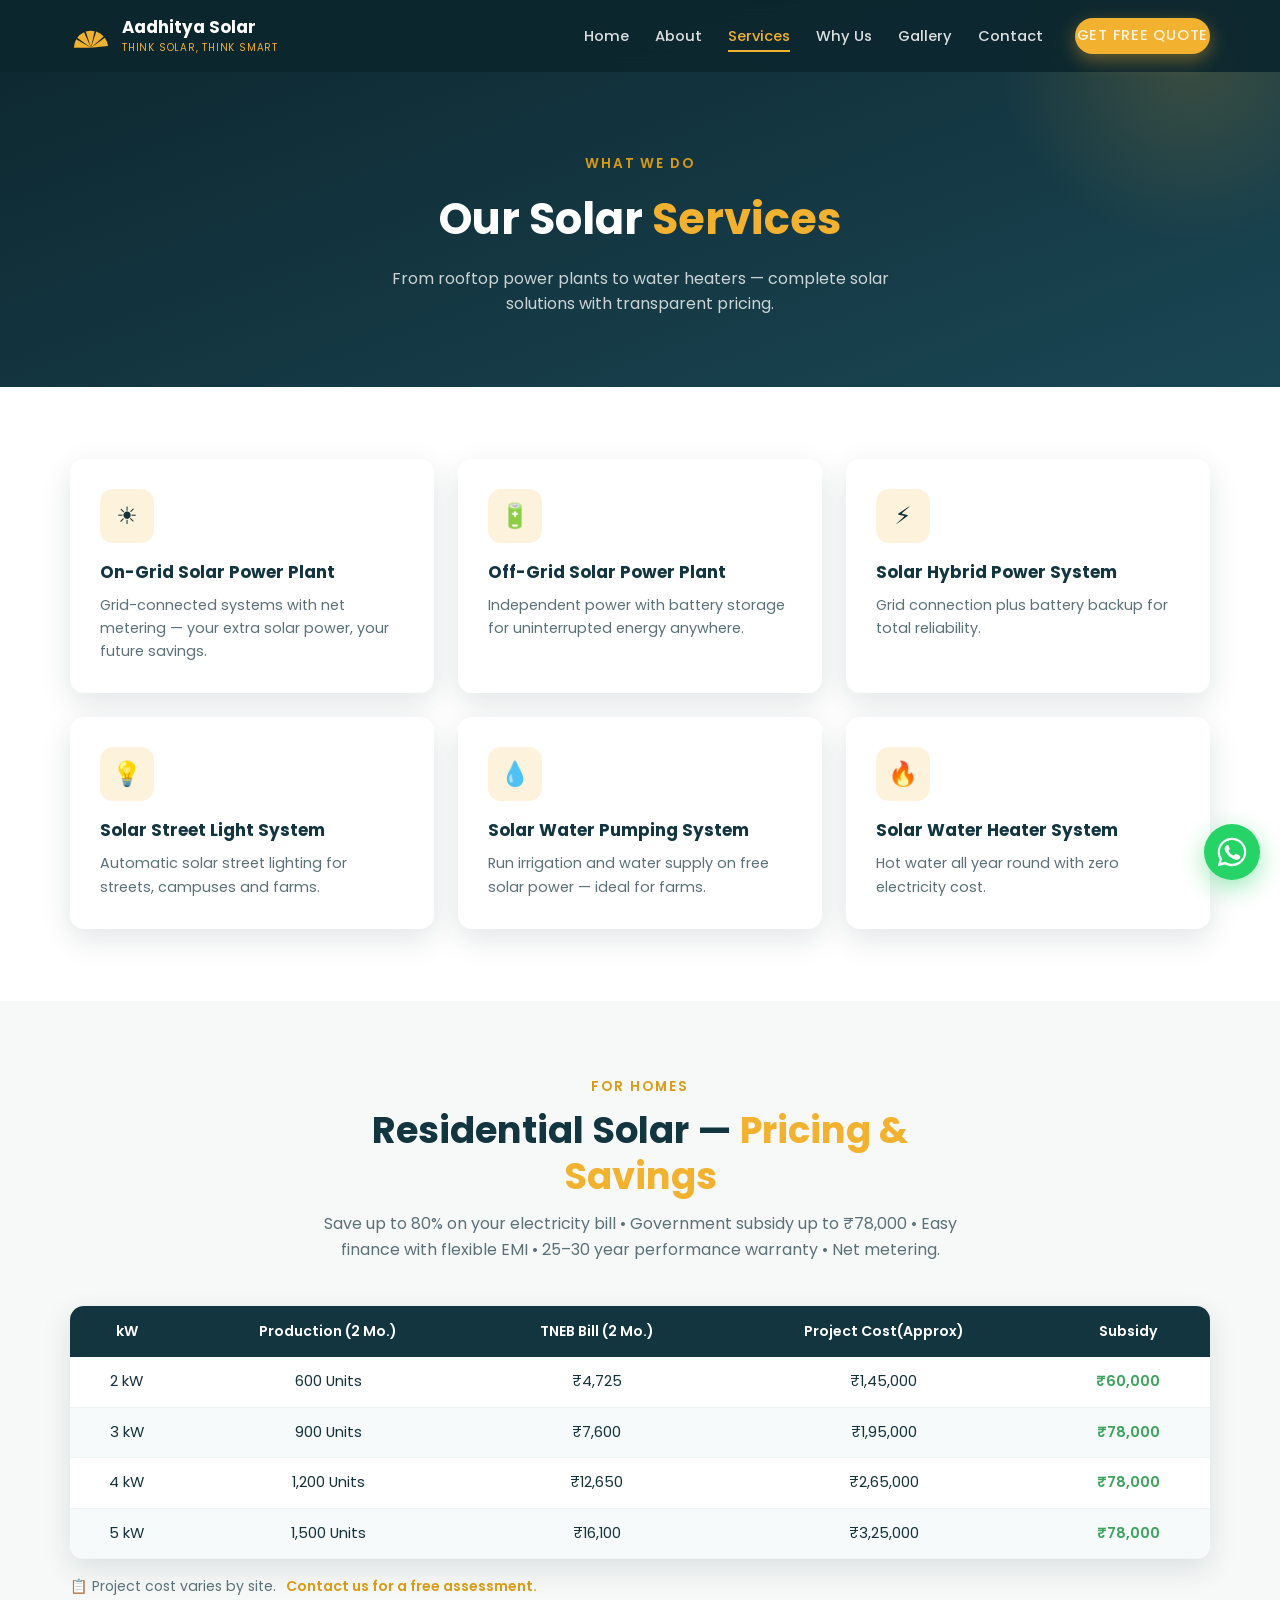
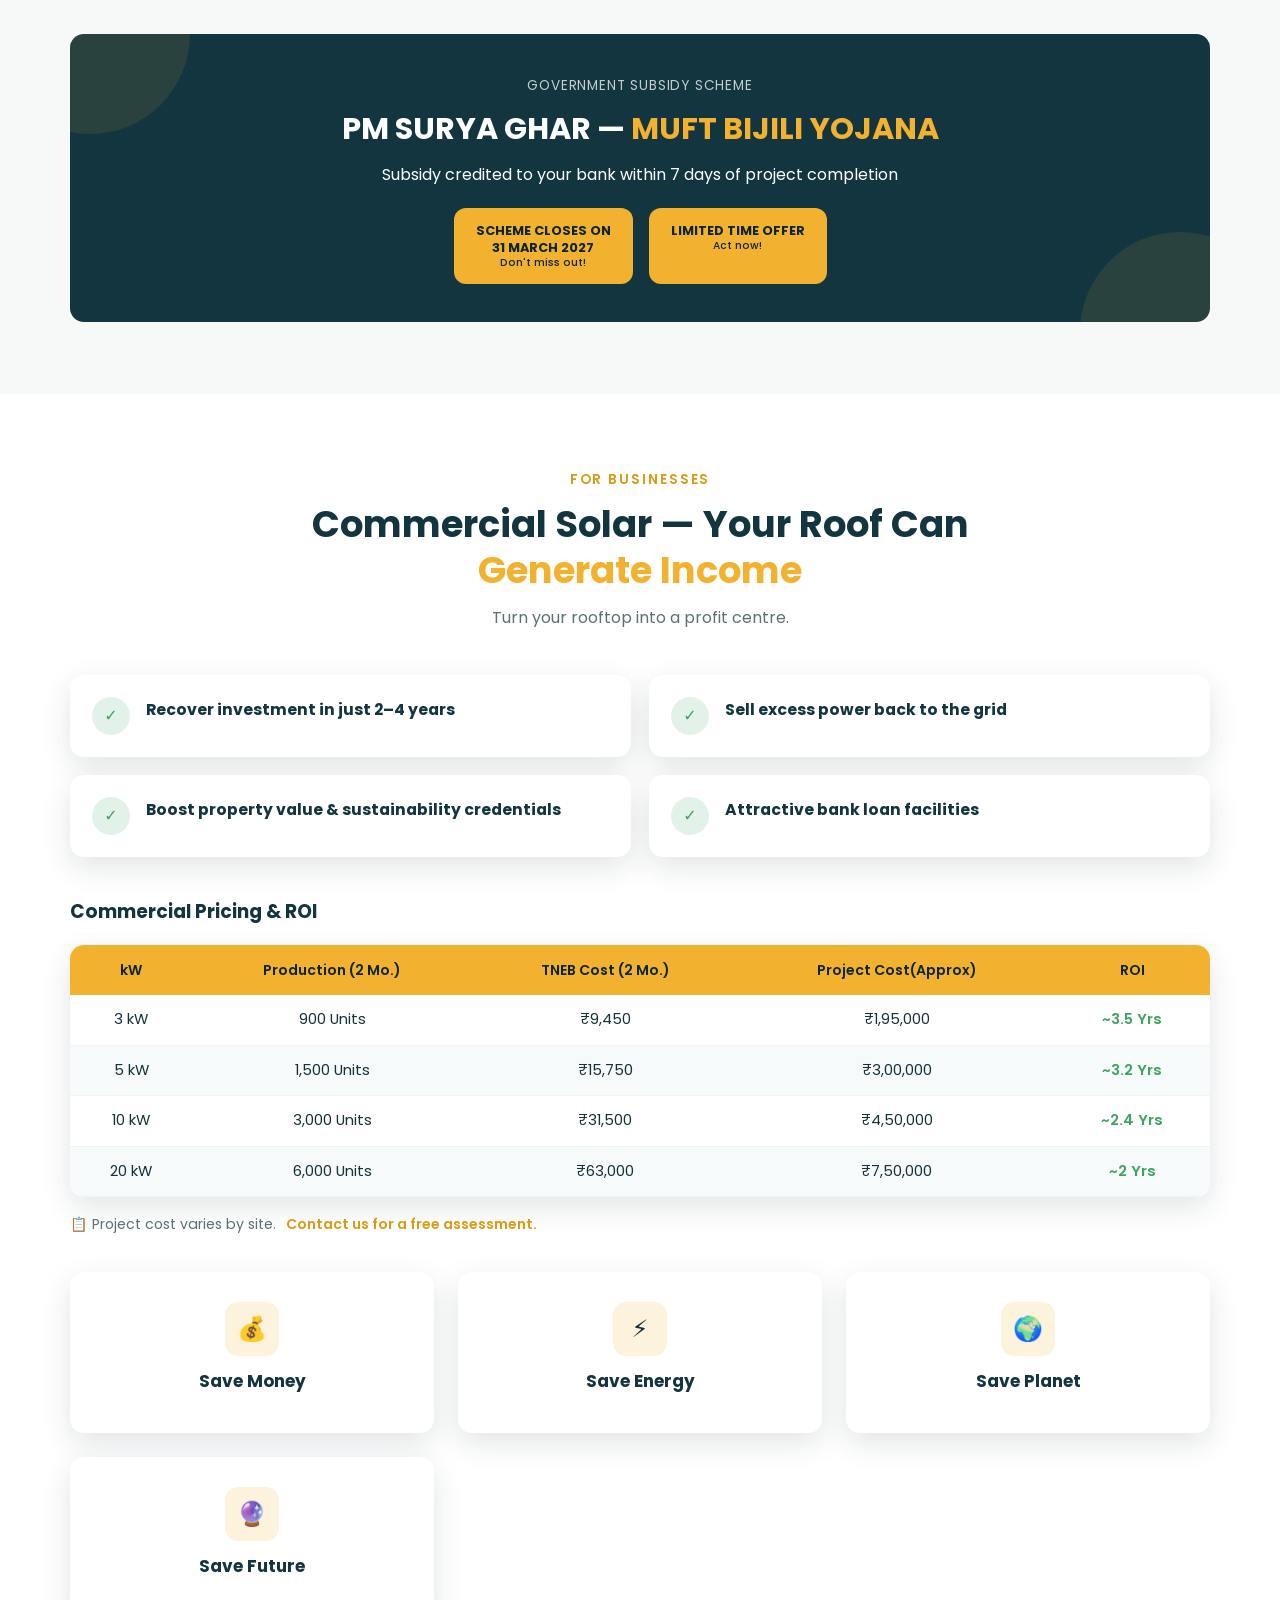
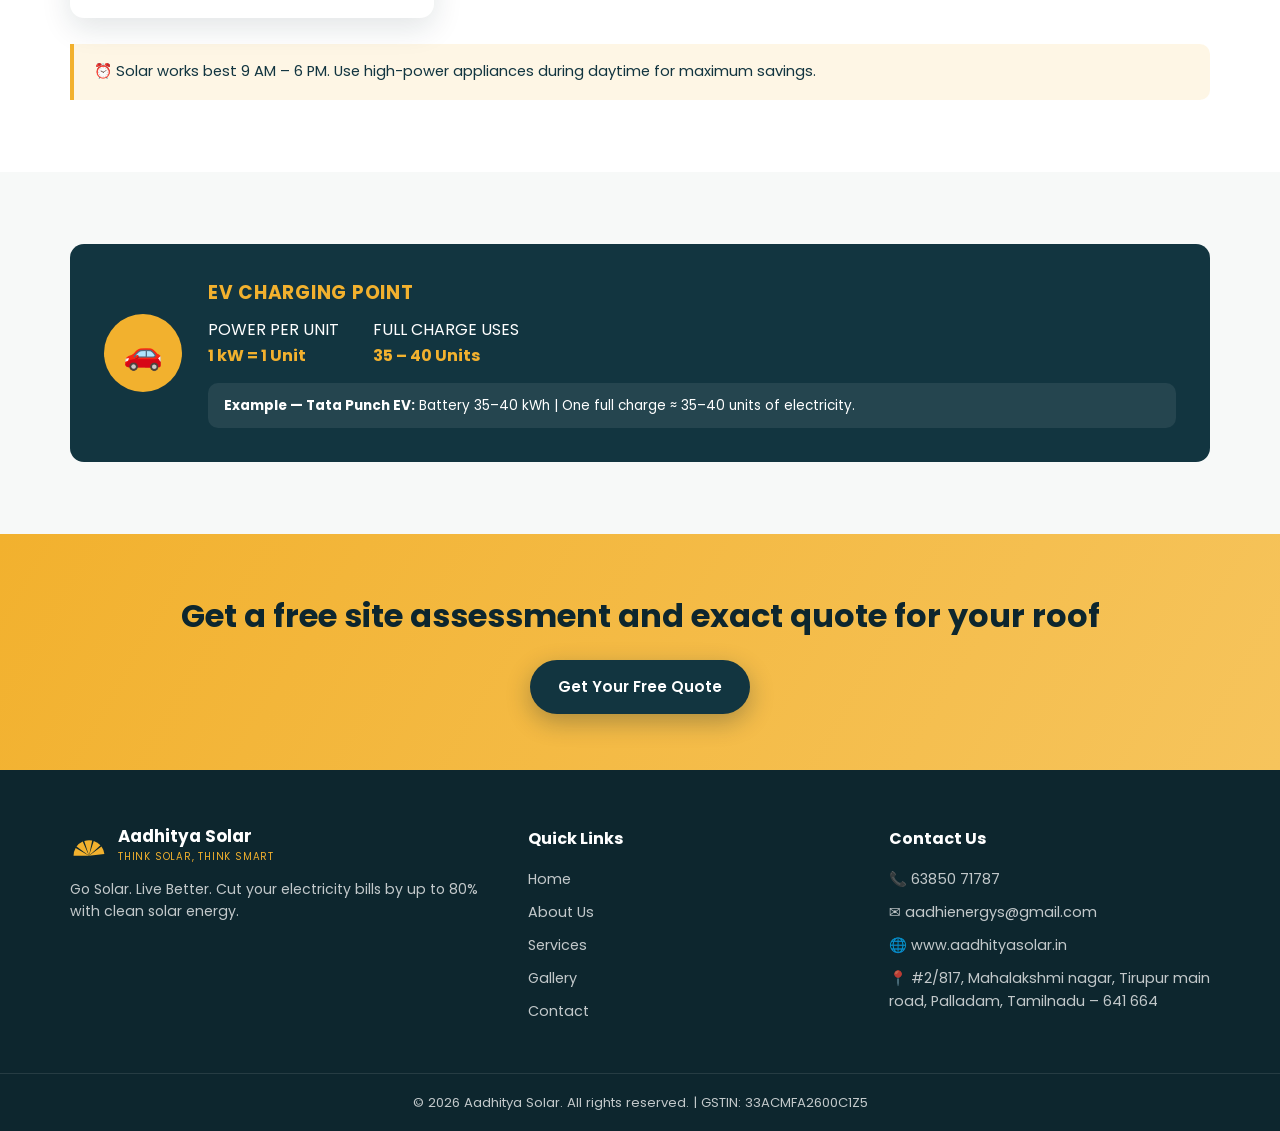
<file: services.html>
<!DOCTYPE html>
<html lang="en">
<head>
<meta charset="UTF-8">
<meta name="viewport" content="width=device-width, initial-scale=1.0">
<title>Solar Services &amp; Pricing | Aadhitya Solar — Palladam, Tamilnadu</title>
<meta name="description" content="Residential and commercial solar pricing, government subsidy up to ₹78,000, on-grid, off-grid, hybrid, street light, water pumping and water heater systems by Aadhitya Solar.">
<link rel="icon" type="image/svg+xml" href="assets/img/favicon.svg">
<link rel="preconnect" href="https://fonts.googleapis.com">
<link rel="preconnect" href="https://fonts.gstatic.com" crossorigin>
<link href="https://fonts.googleapis.com/css2?family=Poppins:wght@400;500;600;700&display=swap" rel="stylesheet">
<link rel="stylesheet" href="assets/css/style.css">
</head>
<body>

<header class="site-header">
  <div class="container nav">
    <a href="index.html" class="brand" aria-label="Aadhitya Solar home">
      <svg viewBox="0 0 64 40" aria-hidden="true"><g fill="#f2b12e"><path d="M32 38 L6 38 A26 26 0 0 1 9.5 25 Z"/><path d="M32 38 L11 22.7 A26 26 0 0 1 21.4 14.2 Z"/><path d="M32 38 L24 13.3 A26 26 0 0 1 37.4 12.6 Z"/><path d="M32 38 L40 13.3 A26 26 0 0 1 51.3 20.6 Z"/><path d="M32 38 L53 22.7 A26 26 0 0 1 57.9 35.3 Z"/></g></svg>
      <span class="name">Aadhitya Solar<span class="tag">Think Solar, Think Smart</span></span>
    </a>
    <button class="nav-toggle" aria-label="Open menu"><span></span><span></span><span></span></button>
    <ul class="nav-links">
      <li><a href="index.html">Home</a></li>
      <li><a href="about.html">About</a></li>
      <li><a href="services.html" class="active">Services</a></li>
      <li><a href="index.html#why-us">Why Us</a></li>
      <li><a href="gallery.html">Gallery</a></li>
      <li><a href="contact.html">Contact</a></li>
      <li><a href="contact.html#enquiry" class="btn btn-amber nav-cta">Get Free Quote</a></li>
    </ul>
  </div>
</header>

<section class="page-hero">
  <div class="container">
    <span class="eyebrow">What We Do</span>
    <h1>Our Solar <span class="hl">Services</span></h1>
    <p>From rooftop power plants to water heaters — complete solar solutions with transparent pricing.</p>
  </div>
</section>

<!-- All services -->
<section class="section">
  <div class="container">
    <div class="grid-3">
      <div class="card reveal"><div class="icon">☀️</div><h3>On-Grid Solar Power Plant</h3><p>Grid-connected systems with net metering — your extra solar power, your future savings.</p></div>
      <div class="card reveal"><div class="icon">🔋</div><h3>Off-Grid Solar Power Plant</h3><p>Independent power with battery storage for uninterrupted energy anywhere.</p></div>
      <div class="card reveal"><div class="icon">⚡</div><h3>Solar Hybrid Power System</h3><p>Grid connection plus battery backup for total reliability.</p></div>
      <div class="card reveal"><div class="icon">💡</div><h3>Solar Street Light System</h3><p>Automatic solar street lighting for streets, campuses and farms.</p></div>
      <div class="card reveal"><div class="icon">💧</div><h3>Solar Water Pumping System</h3><p>Run irrigation and water supply on free solar power — ideal for farms.</p></div>
      <div class="card reveal"><div class="icon">🔥</div><h3>Solar Water Heater System</h3><p>Hot water all year round with zero electricity cost.</p></div>
    </div>
  </div>
</section>

<!-- Residential -->
<section class="section alt" id="residential">
  <div class="container">
    <div class="section-head reveal">
      <span class="eyebrow">For Homes</span>
      <h2>Residential Solar — <span class="hl">Pricing &amp; Savings</span></h2>
      <p>Save up to 80% on your electricity bill • Government subsidy up to ₹78,000 • Easy finance with flexible EMI • 25–30 year performance warranty • Net metering.</p>
    </div>
    <div class="table-wrap reveal">
      <table class="pricing">
        <thead><tr><th>kW</th><th>Production (2 Mo.)</th><th>TNEB Bill (2 Mo.)</th><th>Project Cost(Approx)</th><th>Subsidy</th></tr></thead>
        <tbody>
          <tr><td>2 kW</td><td>600 Units</td><td>₹4,725</td><td>₹1,45,000</td><td class="good">₹60,000</td></tr>
          <tr><td>3 kW</td><td>900 Units</td><td>₹7,600</td><td>₹1,95,000</td><td class="good">₹78,000</td></tr>
          <tr><td>4 kW</td><td>1,200 Units</td><td>₹12,650</td><td>₹2,65,000</td><td class="good">₹78,000</td></tr>
          <tr><td>5 kW</td><td>1,500 Units</td><td>₹16,100</td><td>₹3,25,000</td><td class="good">₹78,000</td></tr>
        </tbody>
      </table>
    </div>
    <p class="note reveal">📋 Project cost varies by site. <a href="contact.html#enquiry" style="color:var(--amber-dark);font-weight:600">Contact us for a free assessment.</a></p>
    <div class="subsidy reveal" style="margin-top:36px">
      <span class="small">GOVERNMENT SUBSIDY SCHEME</span>
      <h3>PM SURYA GHAR — <span class="hl">MUFT BIJILI YOJANA</span></h3>
      <p>Subsidy credited to your bank within 7 days of project completion</p>
      <div class="hexes">
        <div class="hex">SCHEME CLOSES ON<br>31 MARCH 2027<small>Don't miss out!</small></div>
        <div class="hex">LIMITED TIME OFFER<small>Act now!</small></div>
      </div>
    </div>
  </div>
</section>

<!-- Commercial -->
<section class="section" id="commercial">
  <div class="container">
    <div class="section-head reveal">
      <span class="eyebrow">For Businesses</span>
      <h2>Commercial Solar — Your Roof Can <span class="hl">Generate Income</span></h2>
      <p>Turn your rooftop into a profit centre.</p>
    </div>
    <div class="why-grid" style="margin-bottom:40px">
      <div class="why-item reveal"><div class="tick">✓</div><div><h3>Recover investment in just 2–4 years</h3></div></div>
      <div class="why-item reveal"><div class="tick">✓</div><div><h3>Sell excess power back to the grid</h3></div></div>
      <div class="why-item reveal"><div class="tick">✓</div><div><h3>Boost property value &amp; sustainability credentials</h3></div></div>
      <div class="why-item reveal"><div class="tick">✓</div><div><h3>Attractive bank loan facilities</h3></div></div>
    </div>
    <h3 class="reveal" style="color:var(--teal-800);margin-bottom:18px">Commercial Pricing &amp; ROI</h3>
    <div class="table-wrap reveal">
      <table class="pricing amber">
        <thead><tr><th>kW</th><th>Production (2 Mo.)</th><th>TNEB Cost (2 Mo.)</th><th>Project Cost(Approx)</th><th>ROI</th></tr></thead>
        <tbody>
          <tr><td>3 kW</td><td>900 Units</td><td>₹9,450</td><td>₹1,95,000</td><td class="good">~3.5 Yrs</td></tr>
          <tr><td>5 kW</td><td>1,500 Units</td><td>₹15,750</td><td>₹3,00,000</td><td class="good">~3.2 Yrs</td></tr>
          <tr><td>10 kW</td><td>3,000 Units</td><td>₹31,500</td><td>₹4,50,000</td><td class="good">~2.4 Yrs</td></tr>
          <tr><td>20 kW</td><td>6,000 Units</td><td>₹63,000</td><td>₹7,50,000</td><td class="good">~2 Yrs</td></tr>
        </tbody>
      </table>
    </div>
    <p class="note reveal">📋 Project cost varies by site. <a href="contact.html#enquiry" style="color:var(--amber-dark);font-weight:600">Contact us for a free assessment.</a></p>
    <div class="grid-3 reveal" style="margin-top:36px;text-align:center">
      <div class="card"><div class="icon" style="margin:0 auto 12px">💰</div><h3>Save Money</h3></div>
      <div class="card"><div class="icon" style="margin:0 auto 12px">⚡</div><h3>Save Energy</h3></div>
      <div class="card"><div class="icon" style="margin:0 auto 12px">🌍</div><h3>Save Planet</h3></div>
      <div class="card"><div class="icon" style="margin:0 auto 12px">🔮</div><h3>Save Future</h3></div>
    </div>
    <div class="tip reveal">⏰ Solar works best 9 AM – 6 PM. Use high-power appliances during daytime for maximum savings.</div>
  </div>
</section>

<!-- EV Charging -->
<section class="section alt" id="ev">
  <div class="container">
    <div class="ev reveal">
      <div class="icon">🚗</div>
      <div>
        <h3>EV CHARGING POINT</h3>
        <div class="facts">
          <div>POWER PER UNIT<br><b>1 kW = 1 Unit</b></div>
          <div>FULL CHARGE USES<br><b>35 – 40 Units</b></div>
        </div>
        <div class="example"><strong>Example — Tata Punch EV:</strong> Battery 35–40 kWh | One full charge ≈ 35–40 units of electricity.</div>
      </div>
    </div>
  </div>
</section>

<section class="cta-strip">
  <div class="container reveal">
    <h2>Get a free site assessment and exact quote for your roof</h2>
    <a href="contact.html#enquiry" class="btn btn-teal">Get Your Free Quote</a>
  </div>
</section>

<footer class="site-footer">
  <div class="container footer-grid">
    <div>
      <div class="brand" style="margin-bottom:14px">
        <svg viewBox="0 0 64 40" aria-hidden="true" style="width:38px;height:38px"><g fill="#f2b12e"><path d="M32 38 L6 38 A26 26 0 0 1 9.5 25 Z"/><path d="M32 38 L11 22.7 A26 26 0 0 1 21.4 14.2 Z"/><path d="M32 38 L24 13.3 A26 26 0 0 1 37.4 12.6 Z"/><path d="M32 38 L40 13.3 A26 26 0 0 1 51.3 20.6 Z"/><path d="M32 38 L53 22.7 A26 26 0 0 1 57.9 35.3 Z"/></g></svg>
        <span class="name" style="color:#fff">Aadhitya Solar<span class="tag">Think Solar, Think Smart</span></span>
      </div>
      <p style="font-size:.88rem">Go Solar. Live Better. Cut your electricity bills by up to 80% with clean solar energy.</p>
    </div>
    <div>
      <h4>Quick Links</h4>
      <ul>
        <li><a href="index.html">Home</a></li>
        <li><a href="about.html">About Us</a></li>
        <li><a href="services.html">Services</a></li>
        <li><a href="gallery.html">Gallery</a></li>
        <li><a href="contact.html">Contact</a></li>
      </ul>
    </div>
    <div>
      <h4>Contact Us</h4>
      <ul>
        <li>📞 <a href="tel:+916385071787">63850 71787</a></li>
        <li>✉️ <a href="mailto:aadhienergys@gmail.com">aadhienergys@gmail.com</a></li>
        <li>🌐 <a href="https://www.aadhityasolar.in">www.aadhityasolar.in</a></li>
        <li>📍 #2/817, Mahalakshmi nagar, Tirupur main road, Palladam, Tamilnadu – 641&nbsp;664</li>
      </ul>
    </div>
  </div>
  <div class="footer-bottom">© 2026 Aadhitya Solar. All rights reserved. | GSTIN: 33ACMFA2600C1Z5</div>
</footer>

<a class="wa-float" href="https://wa.me/916385071787" target="_blank" rel="noopener" aria-label="Chat on WhatsApp">
  <svg viewBox="0 0 32 32"><path d="M16 .8C7.6.8.8 7.6.8 16c0 2.7.7 5.3 2 7.6L.8 31.2l7.8-2c2.2 1.2 4.7 1.9 7.4 1.9 8.4 0 15.2-6.8 15.2-15.2S24.4.8 16 .8zm0 27.7c-2.4 0-4.7-.7-6.7-1.9l-.5-.3-4.6 1.2 1.2-4.5-.3-.5c-1.3-2-2-4.4-2-6.8C3.1 8.9 8.9 3.1 16 3.1S28.9 8.9 28.9 16 23.1 28.5 16 28.5zm7-9.4c-.4-.2-2.3-1.1-2.6-1.2-.4-.1-.6-.2-.9.2-.3.4-1 1.2-1.2 1.5-.2.3-.4.3-.8.1-.4-.2-1.6-.6-3.1-1.9-1.1-1-1.9-2.2-2.1-2.6-.2-.4 0-.6.2-.8.2-.2.4-.4.6-.7.2-.2.3-.4.4-.7.1-.3.1-.5 0-.7-.1-.2-.9-2.1-1.2-2.9-.3-.8-.6-.7-.9-.7h-.8c-.3 0-.7.1-1.1.5-.4.4-1.4 1.4-1.4 3.4s1.5 3.9 1.7 4.2c.2.3 2.9 4.5 7.1 6.3 1 .4 1.8.7 2.4.9 1 .3 1.9.3 2.6.2.8-.1 2.3-1 2.7-1.9.3-.9.3-1.7.2-1.9-.1-.2-.3-.3-.7-.5z"/></svg>
</a>

<script src="assets/js/main.js" defer></script>
</body>
</html>
</file>
<file: assets/css/style.css>
/* ============================================================
   AADHITYA SOLAR — main stylesheet
   Palette taken from the company pamphlet:
   deep teal, amber sun, clean white
   ============================================================ */
:root{
  --teal-900:#0d262e;
  --teal-800:#123540;
  --teal-700:#1a4654;
  --teal-600:#226073;
  --amber:#f2b12e;
  --amber-dark:#d99a14;
  --green:#3da35d;
  --cream:#f7f9f8;
  --white:#ffffff;
  --ink:#16323a;
  --muted:#5b7077;
  --shadow:0 10px 30px rgba(13,38,46,.12);
  --radius:14px;
  --maxw:1180px;
  --font:'Poppins',system-ui,-apple-system,'Segoe UI',Roboto,sans-serif;
}
*{margin:0;padding:0;box-sizing:border-box}
html{scroll-behavior:smooth}
body{font-family:var(--font);color:var(--ink);background:var(--white);line-height:1.6;overflow-x:hidden}
img{max-width:100%;height:auto;display:block}
a{text-decoration:none;color:inherit}
.container{max-width:var(--maxw);margin:0 auto;padding:0 20px}
.section{padding:72px 0}
.section.alt{background:var(--cream)}
.section-head{text-align:center;max-width:680px;margin:0 auto 44px}
.eyebrow{display:inline-block;color:var(--amber-dark);font-weight:600;font-size:.85rem;letter-spacing:.14em;text-transform:uppercase;margin-bottom:10px}
.section-head h2{font-size:clamp(1.6rem,3.4vw,2.3rem);font-weight:700;color:var(--teal-800);line-height:1.25}
.section-head h2 .hl{color:var(--amber)}
.section-head p{color:var(--muted);margin-top:12px}

/* ---------- Buttons ---------- */
.btn{display:inline-flex;align-items:center;gap:8px;padding:13px 26px;border-radius:50px;font-weight:600;font-size:.95rem;border:2px solid transparent;cursor:pointer;transition:transform .25s ease,box-shadow .25s ease,background .25s ease}
.btn-amber{background:var(--amber);color:var(--teal-900);box-shadow:0 6px 18px rgba(242,177,46,.4)}
.btn-amber:hover{transform:translateY(-3px);box-shadow:0 10px 26px rgba(242,177,46,.55)}
.btn-ghost{border-color:rgba(255,255,255,.55);color:var(--white)}
.btn-ghost:hover{background:rgba(255,255,255,.12);transform:translateY(-3px)}
.btn-teal{background:var(--teal-800);color:var(--white)}
.btn-teal:hover{background:var(--teal-700);transform:translateY(-3px)}
.btn-whatsapp{background:#25d366;color:#06301a;box-shadow:0 6px 18px rgba(37,211,102,.35)}
.btn-whatsapp:hover{transform:translateY(-3px)}

/* ---------- Header / Nav ---------- */
.site-header{position:fixed;inset:0 0 auto 0;z-index:100;background:rgba(13,38,46,.92);backdrop-filter:blur(10px);transition:box-shadow .3s}
.site-header.scrolled{box-shadow:0 4px 20px rgba(0,0,0,.25)}
.nav{display:flex;align-items:center;justify-content:space-between;height:72px}
.brand{display:flex;align-items:center;gap:10px;color:var(--white)}
.brand svg{width:42px;height:42px;flex:none}
.brand .name{font-weight:700;font-size:1.05rem;line-height:1.1}
.brand .tag{display:block;font-size:.62rem;font-weight:400;letter-spacing:.08em;color:var(--amber);text-transform:uppercase;margin-top:6px}
.nav-links{display:flex;align-items:center;gap:26px;list-style:none}
.nav-links a{color:rgba(255,255,255,.85);font-size:.92rem;font-weight:500;position:relative;padding:4px 0}
.nav-links a::after{content:"";position:absolute;left:0;bottom:-2px;width:0;height:2px;background:var(--amber);transition:width .25s}
.nav-links a:hover::after,.nav-links a.active::after{width:100%}
.nav-links a.active{color:var(--amber)}
.nav-cta{margin-left:6px;padding:9px 22px;font-size:.82rem;letter-spacing:.05em;text-transform:uppercase;white-space:nowrap}
.nav-toggle{display:none;background:none;border:0;cursor:pointer;width:42px;height:42px;position:relative;z-index:102}
.nav-toggle span{display:block;width:24px;height:2px;background:var(--white);margin:5px auto;transition:.3s}
.nav-toggle.open span:nth-child(1){transform:translateY(7px) rotate(45deg)}
.nav-toggle.open span:nth-child(2){opacity:0}
.nav-toggle.open span:nth-child(3){transform:translateY(-7px) rotate(-45deg)}

/* ---------- HERO (animated, responsive desktop + mobile) ---------- */
.hero{position:relative;min-height:100svh;display:flex;align-items:center;background:linear-gradient(160deg,var(--teal-900) 0%,var(--teal-800) 45%,#1d4a58 100%);overflow:hidden;padding:120px 0 170px}
.hero-inner{position:relative;z-index:5;display:grid;grid-template-columns:1.05fr .95fr;gap:40px;align-items:center}
.hero-badge{display:inline-flex;align-items:center;gap:8px;background:rgba(242,177,46,.14);border:1px solid rgba(242,177,46,.45);color:var(--amber);font-size:.8rem;font-weight:500;padding:7px 16px;border-radius:50px;margin-bottom:22px}
.hero-badge .dot{width:7px;height:7px;border-radius:50%;background:var(--amber);animation:blink 1.8s infinite}
@keyframes blink{0%,100%{opacity:1}50%{opacity:.25}}
.hero h1{color:var(--white);font-size:clamp(2rem,5vw,3.3rem);font-weight:700;line-height:1.18}
.hero h1 .hero-accent{background:linear-gradient(120deg,#ffffff 20%,var(--amber) 100%);-webkit-background-clip:text;-webkit-text-fill-color:transparent;background-clip:text;display:inline-block}
.hero p.lead{color:rgba(255,255,255,.82);margin:20px 0 30px;font-size:1.02rem;max-width:480px}
.hero-actions{display:flex;flex-wrap:wrap;gap:14px}
.hero-text>*{opacity:0;animation:rise .8s cubic-bezier(.22,.8,.3,1) forwards}
.hero-text>*:nth-child(1){animation-delay:.15s}
.hero-text>*:nth-child(2){animation-delay:.3s}
.hero-text>*:nth-child(3){animation-delay:.5s}
.hero-text>*:nth-child(4){animation-delay:.7s}
@keyframes rise{from{opacity:0;transform:translateY(26px)}to{opacity:1;transform:none}}

/* Animated solar scene — pure CSS, scales on every screen */
.hero-scene{position:relative;width:100%;max-width:520px;aspect-ratio:1/1;margin:0 auto;opacity:0;animation:sceneIn 1s .4s cubic-bezier(.22,.8,.3,1) forwards}
@keyframes sceneIn{from{opacity:0;transform:translateY(30px) scale(.94)}to{opacity:1;transform:none}}
.sun{position:absolute;top:8%;left:50%;transform:translateX(-50%);width:34%;aspect-ratio:1;border-radius:50%;background:radial-gradient(circle at 35% 35%,#fffde7 0%,#ffd97a 22%,var(--amber) 56%,var(--amber-dark) 100%);box-shadow:0 0 0 8px rgba(242,177,46,.12),0 0 55px 18px rgba(242,177,46,.55),0 0 130px 55px rgba(242,177,46,.22);animation:sunFloat 6s ease-in-out infinite,sunGlow 3s ease-in-out infinite}
@keyframes sunFloat{0%,100%{transform:translateX(-50%) translateY(0)}50%{transform:translateX(-50%) translateY(-5%)}}
@keyframes sunGlow{0%,100%{box-shadow:0 0 0 8px rgba(242,177,46,.12),0 0 55px 18px rgba(242,177,46,.55),0 0 130px 55px rgba(242,177,46,.22)}50%{box-shadow:0 0 0 16px rgba(242,177,46,.22),0 0 85px 32px rgba(242,177,46,.78),0 0 175px 75px rgba(242,177,46,.35)}}
.sun::before{content:"";position:absolute;inset:-26%;border-radius:50%;border:2px solid rgba(242,177,46,.38);animation:ringPulse 3s ease-in-out infinite}
.sun::after{content:"";position:absolute;inset:-52%;border-radius:50%;border:1.5px solid rgba(242,177,46,.2);animation:ringPulse 3s ease-in-out infinite .7s}
@keyframes ringPulse{0%,100%{transform:scale(1);opacity:.55}50%{transform:scale(1.07);opacity:1}}
.sun-rays{position:absolute;top:8%;left:50%;width:34%;aspect-ratio:1;transform:translateX(-50%);animation:spinCW 22s linear infinite}
.sun-rays span{position:absolute;top:50%;left:50%;width:215%;height:3px;background:linear-gradient(90deg,transparent 8%,rgba(242,177,46,.5) 36%,rgba(255,224,80,.85) 50%,rgba(242,177,46,.5) 64%,transparent 92%);transform-origin:center}
.sun-rays span:nth-child(1){transform:translate(-50%,-50%) rotate(0deg)}
.sun-rays span:nth-child(2){transform:translate(-50%,-50%) rotate(30deg)}
.sun-rays span:nth-child(3){transform:translate(-50%,-50%) rotate(60deg)}
.sun-rays span:nth-child(4){transform:translate(-50%,-50%) rotate(90deg)}
.sun-rays span:nth-child(5){transform:translate(-50%,-50%) rotate(120deg)}
.sun-rays span:nth-child(6){transform:translate(-50%,-50%) rotate(150deg)}
@keyframes spinCW{to{transform:translateX(-50%) rotate(360deg)}}
.sun-rays-2{position:absolute;top:8%;left:50%;width:34%;aspect-ratio:1;transform:translateX(-50%);animation:spinCCW 15s linear infinite}
.sun-rays-2 span{position:absolute;top:50%;left:50%;width:175%;height:2px;background:linear-gradient(90deg,transparent 15%,rgba(242,177,46,.3) 40%,rgba(255,220,80,.55) 50%,rgba(242,177,46,.3) 60%,transparent 85%);transform-origin:center}
.sun-rays-2 span:nth-child(1){transform:translate(-50%,-50%) rotate(15deg)}
.sun-rays-2 span:nth-child(2){transform:translate(-50%,-50%) rotate(75deg)}
.sun-rays-2 span:nth-child(3){transform:translate(-50%,-50%) rotate(135deg)}
@keyframes spinCCW{to{transform:translateX(-50%) rotate(-360deg)}}
.panel-board{position:absolute;left:50%;bottom:6%;transform:translateX(-50%) perspective(700px) rotateX(38deg);width:78%;aspect-ratio:16/9;background:var(--teal-700);border:5px solid #dfe7e9;border-radius:8px;box-shadow:0 30px 50px rgba(0,0,0,.4);display:grid;grid-template-columns:repeat(6,1fr);grid-template-rows:repeat(3,1fr);gap:4px;padding:6px}
.panel-board i{background:linear-gradient(135deg,#17414e,#0f2f39);border-radius:3px;position:relative;overflow:hidden}
.panel-board i::after{content:"";position:absolute;inset:0;background:linear-gradient(135deg,rgba(120,210,255,.0),rgba(120,210,255,.55) 50%,rgba(120,210,255,0));opacity:0;animation:cellGlow 5.4s infinite}
.panel-board i:nth-child(6n+1)::after{animation-delay:0s}
.panel-board i:nth-child(6n+2)::after{animation-delay:.3s}
.panel-board i:nth-child(6n+3)::after{animation-delay:.6s}
.panel-board i:nth-child(6n+4)::after{animation-delay:.9s}
.panel-board i:nth-child(6n+5)::after{animation-delay:1.2s}
.panel-board i:nth-child(6n+6)::after{animation-delay:1.5s}
@keyframes cellGlow{0%,55%,100%{opacity:0}12%,30%{opacity:1}}
.panel-stand{position:absolute;left:50%;bottom:2%;transform:translateX(-50%);width:34%;height:4.5%;background:linear-gradient(#27535f,#16363f);border-radius:4px}
.beam{position:absolute;width:4px;border-radius:4px;background:linear-gradient(rgba(242,177,46,0),rgba(255,210,60,.95) 50%,rgba(242,177,46,0));top:28%;height:34%;opacity:0;filter:blur(.5px);animation:beamFall 2.8s ease-in infinite}
.beam:nth-child(4){left:32%;animation-delay:0s}
.beam:nth-child(5){left:50%;animation-delay:.93s}
.beam:nth-child(6){left:68%;animation-delay:1.86s}
@keyframes beamFall{0%{opacity:0;transform:translateY(-18%)}20%{opacity:.9}65%{opacity:.8}100%{opacity:0;transform:translateY(60%)}}
.spark{position:absolute;width:7px;height:7px;border-radius:50%;background:radial-gradient(circle,#fffde7,var(--amber));box-shadow:0 0 12px 4px rgba(242,177,46,.85);opacity:0;animation:sparkUp 4.6s ease-in-out infinite}
.spark:nth-child(7){left:16%;bottom:24%;animation-delay:.4s}
.spark:nth-child(8){left:84%;bottom:30%;animation-delay:1.6s}
.spark:nth-child(9){left:24%;bottom:48%;animation-delay:2.6s;width:5px;height:5px}
.spark:nth-child(10){left:78%;bottom:55%;animation-delay:3.4s;width:5px;height:5px}
@keyframes sparkUp{0%{opacity:0;transform:translateY(0) scale(.6)}15%{opacity:1}85%{opacity:.7}100%{opacity:0;transform:translateY(-95px) scale(1.2)}}
.hero-wave{position:absolute;left:0;right:0;bottom:-1px;z-index:4;line-height:0}
.hero-wave svg{width:100%;height:90px;display:block}
.scroll-hint{position:absolute;bottom:108px;left:50%;transform:translateX(-50%);z-index:6;color:rgba(255,255,255,.7);font-size:.72rem;letter-spacing:.2em;text-transform:uppercase;text-align:center}
.scroll-hint::after{content:"";display:block;width:1px;height:34px;margin:8px auto 0;background:linear-gradient(var(--amber),transparent);animation:scrollPulse 1.8s infinite}
@keyframes scrollPulse{0%{transform:scaleY(0);transform-origin:top}55%{transform:scaleY(1);transform-origin:top}56%{transform-origin:bottom}100%{transform:scaleY(0);transform-origin:bottom}}

/* ---------- Stats ---------- */
.stats{background:var(--teal-800);padding:46px 0}
.stats-grid{display:grid;grid-template-columns:repeat(3,1fr);gap:24px;text-align:center;max-width:720px;margin-left:auto;margin-right:auto}
.stat .num{font-size:clamp(1.8rem,3.6vw,2.6rem);font-weight:700;color:var(--amber)}
.stat .lbl{color:rgba(255,255,255,.78);font-size:.88rem;margin-top:2px}

/* ---------- Cards / generic grids ---------- */
.grid-2{display:grid;grid-template-columns:1fr 1fr;gap:48px;align-items:center}
.grid-3{display:grid;grid-template-columns:repeat(3,1fr);gap:24px}
.card{background:var(--white);border-radius:var(--radius);box-shadow:var(--shadow);padding:30px;transition:transform .3s,box-shadow .3s}
.card:hover{transform:translateY(-6px);box-shadow:0 18px 40px rgba(13,38,46,.16)}
.card .icon{width:54px;height:54px;border-radius:13px;background:rgba(242,177,46,.16);display:grid;place-items:center;font-size:1.5rem;margin-bottom:16px}
.card h3{font-size:1.06rem;color:var(--teal-800);margin-bottom:8px}
.card p{font-size:.9rem;color:var(--muted)}

/* ---------- About / team ---------- */
.about-img{position:relative;border-radius:var(--radius);overflow:hidden;box-shadow:var(--shadow)}
.about-img::after{content:"";position:absolute;inset:0;background:linear-gradient(200deg,rgba(242,177,46,.12),transparent 50%)}
.about-copy h2{font-size:clamp(1.5rem,3vw,2.1rem);color:var(--teal-800);line-height:1.3;margin-bottom:16px}
.about-copy h2 .hl{color:var(--amber)}
.about-copy p{color:var(--muted);margin-bottom:14px}
.about-badges{display:flex;gap:14px;flex-wrap:wrap;margin-top:22px}
.badge-stat{background:var(--cream);border:1px solid #e3ecee;border-radius:12px;padding:14px 20px;text-align:center;min-width:110px}
.badge-stat b{display:block;font-size:1.3rem;color:var(--teal-800)}
.badge-stat span{font-size:.78rem;color:var(--muted)}
.gstin{display:inline-block;margin-top:18px;font-size:.8rem;color:var(--muted);background:var(--cream);padding:6px 14px;border-radius:8px;border:1px dashed #cfdcdf}
.founders{display:grid;grid-template-columns:1fr 1fr;gap:24px;margin-top:30px}
.founder{background:var(--white);border-radius:var(--radius);box-shadow:var(--shadow);padding:28px;text-align:center}
.founder .avatar{width:84px;height:84px;margin:0 auto 14px;border-radius:50%;background:linear-gradient(145deg,var(--amber),var(--amber-dark));display:grid;place-items:center;color:var(--teal-900);font-size:1.7rem;font-weight:700}
.founder h3{color:var(--teal-800);font-size:1.1rem}
.founder .role{color:var(--amber-dark);font-size:.82rem;font-weight:600;text-transform:uppercase;letter-spacing:.08em;margin-bottom:10px}
.founder p{font-size:.9rem;color:var(--muted)}

/* ---------- Tables (pricing) ---------- */
.table-wrap{overflow-x:auto;border-radius:var(--radius);box-shadow:var(--shadow)}
table.pricing{width:100%;border-collapse:collapse;background:var(--white);min-width:560px}
table.pricing th{background:var(--teal-800);color:var(--white);font-weight:600;font-size:.88rem;padding:14px 16px;text-align:center}
table.pricing.amber th{background:var(--amber);color:var(--teal-900)}
table.pricing td{padding:13px 16px;text-align:center;font-size:.92rem;border-bottom:1px solid #eef3f4}
table.pricing tr:nth-child(even) td{background:#f6fafa}
table.pricing td.good{color:var(--green);font-weight:600}
.note{display:flex;align-items:center;gap:10px;margin-top:16px;font-size:.88rem;color:var(--muted)}

/* ---------- Subsidy banner ---------- */
.subsidy{background:var(--teal-800);border-radius:var(--radius);color:var(--white);padding:38px 30px;text-align:center;position:relative;overflow:hidden}
.subsidy::before,.subsidy::after{content:"";position:absolute;width:200px;height:200px;border-radius:50%;background:rgba(242,177,46,.1)}
.subsidy::before{top:-100px;left:-80px}
.subsidy::after{bottom:-110px;right:-70px}
.subsidy .small{font-size:.85rem;color:rgba(255,255,255,.75);letter-spacing:.06em}
.subsidy h3{font-size:clamp(1.3rem,3vw,1.9rem);margin:8px 0}
.subsidy h3 .hl{color:var(--amber)}
.subsidy .hexes{display:flex;justify-content:center;gap:16px;flex-wrap:wrap;margin-top:20px}
.hex{background:var(--amber);color:var(--teal-900);font-weight:700;font-size:.8rem;padding:14px 22px;border-radius:12px;line-height:1.35;animation:hexPulse 2.6s ease-in-out infinite}
.hex small{display:block;font-weight:500;font-size:.66rem}
@keyframes hexPulse{0%,100%{transform:scale(1)}50%{transform:scale(1.05)}}

/* ---------- Gallery ---------- */
.gallery-grid{display:grid;grid-template-columns:repeat(3,1fr);gap:18px}
.g-item{position:relative;border-radius:var(--radius);overflow:hidden;cursor:pointer;box-shadow:var(--shadow);aspect-ratio:4/3;background:var(--teal-800)}
.g-item img{width:100%;height:100%;object-fit:cover;transition:transform .5s ease}
.g-item:hover img{transform:scale(1.07)}
.g-item .cap{position:absolute;left:0;right:0;bottom:0;padding:30px 16px 14px;background:linear-gradient(transparent,rgba(13,38,46,.85));color:var(--white);font-size:.85rem;font-weight:500;opacity:0;transform:translateY(8px);transition:.35s}
.g-item:hover .cap{opacity:1;transform:none}
.lightbox{position:fixed;inset:0;z-index:200;background:rgba(8,22,27,.93);display:none;align-items:center;justify-content:center;padding:24px}
.lightbox.open{display:flex}
.lightbox img{max-width:92vw;max-height:84vh;border-radius:10px;box-shadow:0 20px 60px rgba(0,0,0,.5)}
.lightbox .close{position:absolute;top:18px;right:24px;background:none;border:0;color:#fff;font-size:2.2rem;cursor:pointer;line-height:1}

/* ---------- Why us ---------- */
.why-grid{display:grid;grid-template-columns:repeat(2,1fr);gap:18px}
.why-item{display:flex;gap:16px;background:var(--white);border-radius:var(--radius);padding:22px;box-shadow:var(--shadow)}
.why-item .tick{flex:none;width:38px;height:38px;border-radius:50%;background:rgba(61,163,93,.14);color:var(--green);display:grid;place-items:center;font-weight:700}
.why-item h3{font-size:.98rem;color:var(--teal-800)}
.why-item p{font-size:.86rem;color:var(--muted)}
.tip{margin-top:26px;background:rgba(242,177,46,.12);border-left:4px solid var(--amber);padding:16px 20px;border-radius:0 10px 10px 0;font-size:.92rem;color:var(--teal-800)}

/* ---------- EV banner ---------- */
.ev{background:var(--teal-800);border-radius:var(--radius);color:#fff;padding:34px;display:grid;grid-template-columns:auto 1fr;gap:26px;align-items:center}
.ev .icon{width:78px;height:78px;border-radius:50%;background:var(--amber);display:grid;place-items:center;font-size:2rem}
.ev h3{color:var(--amber);letter-spacing:.04em}
.ev .facts{display:flex;gap:34px;flex-wrap:wrap;margin-top:10px}
.ev .facts b{color:var(--amber)}
.ev .example{margin-top:14px;background:rgba(255,255,255,.08);border-radius:10px;padding:12px 16px;font-size:.85rem}

/* ---------- Contact ---------- */
.contact-grid{display:grid;grid-template-columns:1fr 1fr;gap:40px;align-items:start}
.contact-card{background:var(--white);border-radius:var(--radius);box-shadow:var(--shadow);padding:34px}
.contact-line{display:flex;gap:14px;align-items:flex-start;margin-bottom:20px}
.contact-line .ic{flex:none;width:44px;height:44px;border-radius:11px;background:rgba(242,177,46,.16);display:grid;place-items:center;font-size:1.2rem}
.contact-line b{display:block;color:var(--teal-800);font-size:.92rem}
.contact-line span,.contact-line a{font-size:.9rem;color:var(--muted)}
.contact-line a:hover{color:var(--amber-dark)}
form .field{margin-bottom:16px}
form label{display:block;font-size:.85rem;font-weight:600;color:var(--teal-800);margin-bottom:6px}
form input,form select,form textarea{width:100%;padding:12px 14px;border:1.5px solid #dde7e9;border-radius:10px;font-family:inherit;font-size:.92rem;color:var(--ink);background:var(--white);transition:border .25s}
form input:focus,form select:focus,form textarea:focus{outline:none;border-color:var(--amber)}
form textarea{resize:vertical;min-height:100px}
.map-link{display:block;margin-top:40px;border-radius:var(--radius);overflow:hidden;box-shadow:var(--shadow);text-decoration:none;transition:transform .25s,box-shadow .25s}
.map-link:hover{transform:translateY(-4px);box-shadow:0 18px 40px rgba(13,38,46,.18)}
.map-link-inner{display:flex;align-items:center;gap:20px;padding:28px 30px;background:var(--white);border:2px solid transparent;border-radius:var(--radius);transition:border-color .25s}
.map-link:hover .map-link-inner{border-color:var(--amber)}
.map-pin-icon{font-size:2.2rem;flex:none}
.map-link-text{flex:1}
.map-link-title{display:block;font-weight:700;font-size:1.05rem;color:var(--teal-800);margin-bottom:4px}
.map-link-addr{display:block;font-size:.88rem;color:var(--muted);line-height:1.5}
.map-link-btn{flex:none;background:var(--amber);color:var(--teal-900);font-weight:600;font-size:.85rem;padding:10px 20px;border-radius:50px;white-space:nowrap;transition:background .2s}
.map-link:hover .map-link-btn{background:var(--amber-dark)}

/* ---------- Page hero (inner pages) ---------- */
.page-hero{background:linear-gradient(160deg,var(--teal-900),var(--teal-700));padding:150px 0 70px;text-align:center;color:#fff;position:relative;overflow:hidden}
.page-hero::after{content:"";position:absolute;width:420px;height:420px;border-radius:50%;background:radial-gradient(circle,rgba(242,177,46,.18),transparent 65%);top:-160px;right:-120px}
.page-hero h1{font-size:clamp(1.8rem,4vw,2.7rem)}
.page-hero h1 .hl{color:var(--amber)}
.page-hero p{color:rgba(255,255,255,.78);max-width:560px;margin:12px auto 0}

/* ---------- CTA strip ---------- */
.cta-strip{background:linear-gradient(120deg,var(--amber),#f6c45c);padding:56px 0;text-align:center}
.cta-strip h2{color:var(--teal-900);font-size:clamp(1.4rem,3vw,2rem);margin-bottom:18px}
.cta-strip .btn-teal{box-shadow:0 8px 24px rgba(13,38,46,.3)}

/* ---------- Footer ---------- */
.site-footer{background:var(--teal-900);color:rgba(255,255,255,.75);padding:56px 0 0}
.footer-grid{display:grid;grid-template-columns:1.3fr 1fr 1fr;gap:40px;padding-bottom:40px}
.site-footer h4{color:#fff;font-size:1rem;margin-bottom:16px}
.site-footer ul{list-style:none}
.site-footer li{margin-bottom:10px;font-size:.9rem}
.site-footer a:hover{color:var(--amber)}
.footer-bottom{border-top:1px solid rgba(255,255,255,.1);padding:18px 0;text-align:center;font-size:.82rem}
.wa-float{position:fixed;right:20px;bottom:20px;z-index:90;width:56px;height:56px;border-radius:50%;background:#25d366;display:grid;place-items:center;box-shadow:0 8px 24px rgba(37,211,102,.45);animation:waPulse 2.4s infinite}
.wa-float svg{width:30px;height:30px;fill:#fff}
@keyframes waPulse{0%{box-shadow:0 8px 24px rgba(37,211,102,.45),0 0 0 0 rgba(37,211,102,.4)}70%{box-shadow:0 8px 24px rgba(37,211,102,.45),0 0 0 16px rgba(37,211,102,0)}100%{box-shadow:0 8px 24px rgba(37,211,102,.45),0 0 0 0 rgba(37,211,102,0)}}

/* ---------- Scroll reveal ---------- */
.reveal{opacity:0;transform:translateY(28px);transition:opacity .7s ease,transform .7s ease}
.reveal.in{opacity:1;transform:none}

/* ---------- Responsive ---------- */
@media (max-width:960px){
  .hero-inner{grid-template-columns:1fr;text-align:center;gap:14px}
  .hero{padding:110px 0 150px}
  .hero p.lead{margin-left:auto;margin-right:auto}
  .hero-actions{justify-content:center}
  .hero-scene{max-width:min(78vw,360px);margin-top:8px}
  .grid-2,.contact-grid{grid-template-columns:1fr}
  .grid-3{grid-template-columns:repeat(2,1fr)}
  .gallery-grid{grid-template-columns:repeat(2,1fr)}
  .footer-grid{grid-template-columns:1fr 1fr}
}
@media (max-width:680px){
  .section{padding:54px 0}
  .nav-toggle{display:block}
  .nav-links{position:fixed;top:0;left:0;width:100%;height:100%;background:#0d262e;flex-direction:column;justify-content:center;gap:30px;transform:translateX(100%);transition:transform .35s ease;z-index:101}
  .nav-links.open{transform:none}
  .site-header.nav-open{backdrop-filter:none;-webkit-backdrop-filter:none;background:#0d262e}
  .nav-links a{font-size:1.15rem}
  .stats-grid{grid-template-columns:repeat(2,1fr);max-width:100%}
  .stats-grid .stat:last-child{grid-column:1/-1}
  .grid-3,.why-grid,.founders,.gallery-grid{grid-template-columns:1fr}
  .map-link-inner{flex-direction:column;text-align:center;gap:14px}
  .map-link-btn{width:100%;text-align:center;padding:12px 20px}
  .ev{grid-template-columns:1fr;text-align:center;justify-items:center}
  .ev .facts{justify-content:center}
  .footer-grid{grid-template-columns:1fr}
  .hero{min-height:auto;padding:104px 0 140px}
  .hero-scene{max-width:min(86vw,320px)}
  .scroll-hint{display:none}
}
@media (prefers-reduced-motion:reduce){
  *,*::before,*::after{animation-duration:.01ms!important;animation-iteration-count:1!important;transition-duration:.01ms!important}
  .hero-text>*,.hero-scene{opacity:1}
  .reveal{opacity:1;transform:none}
}
</file>
